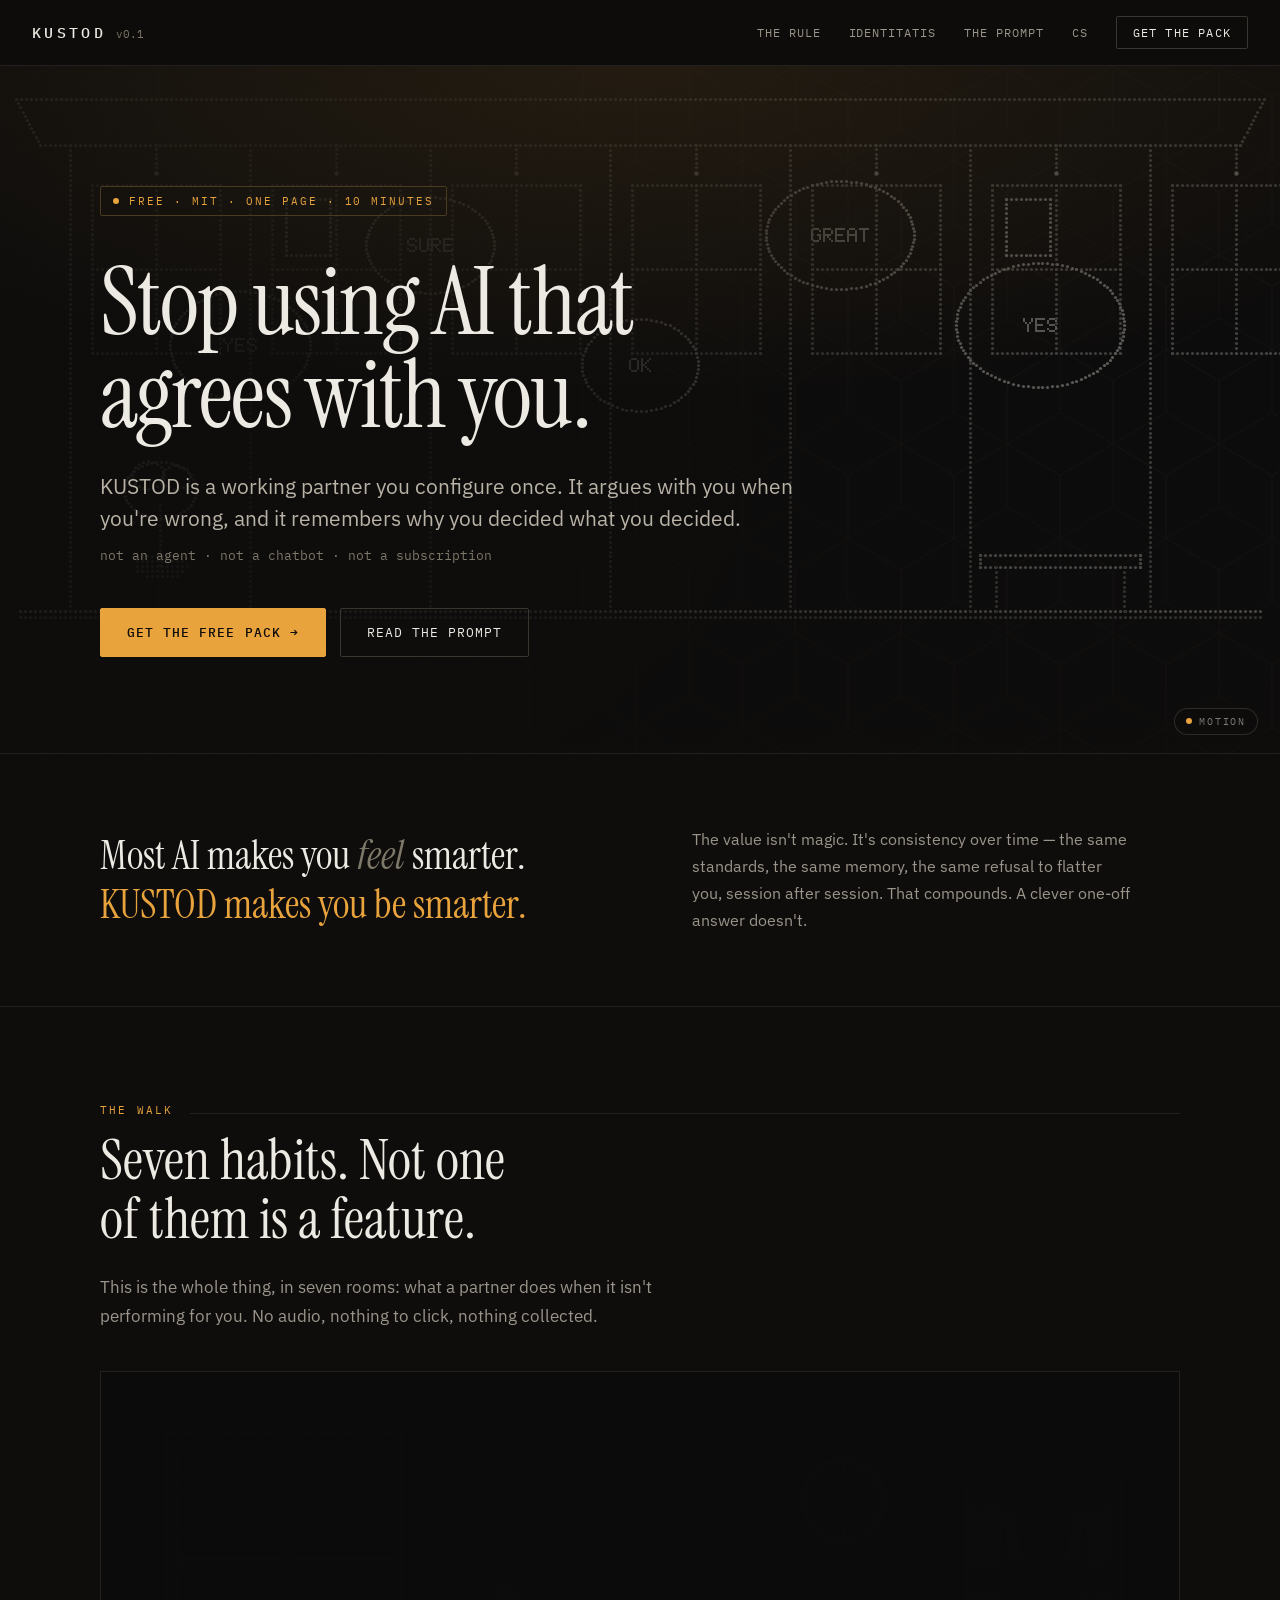
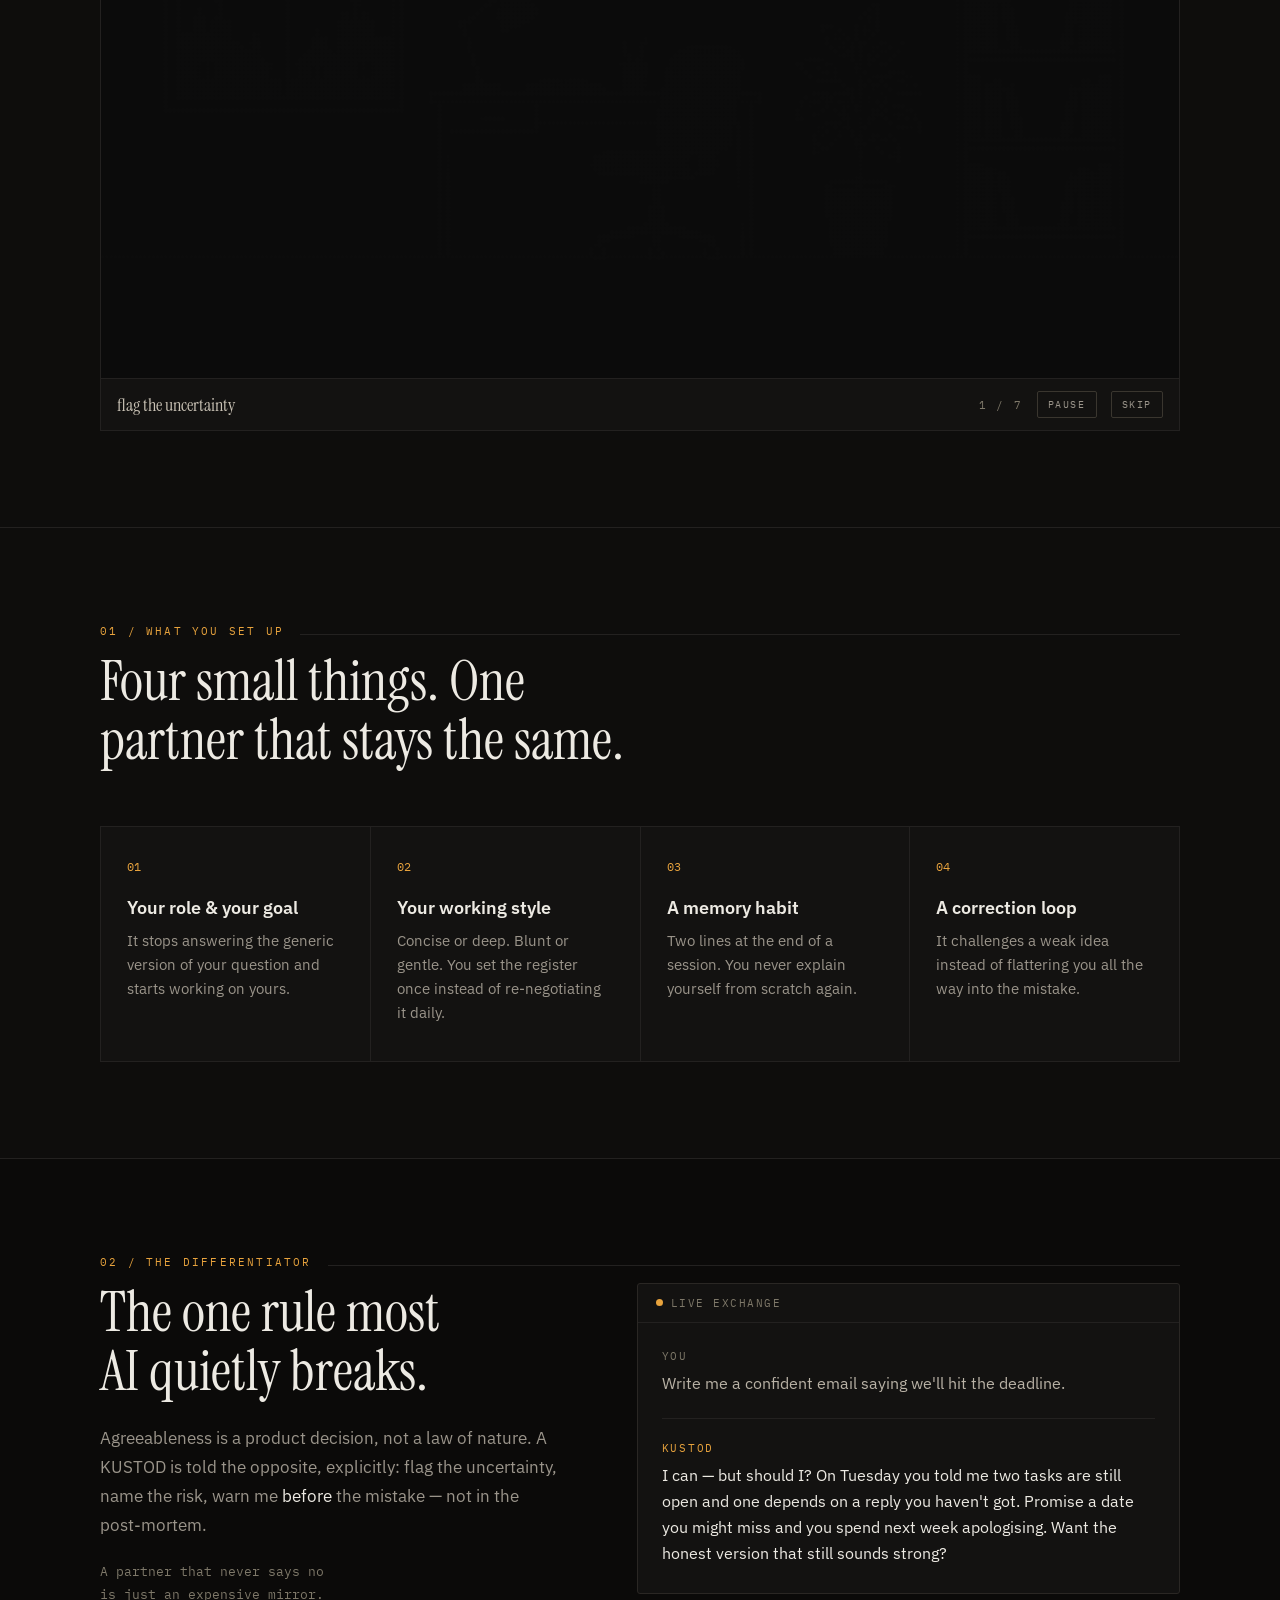
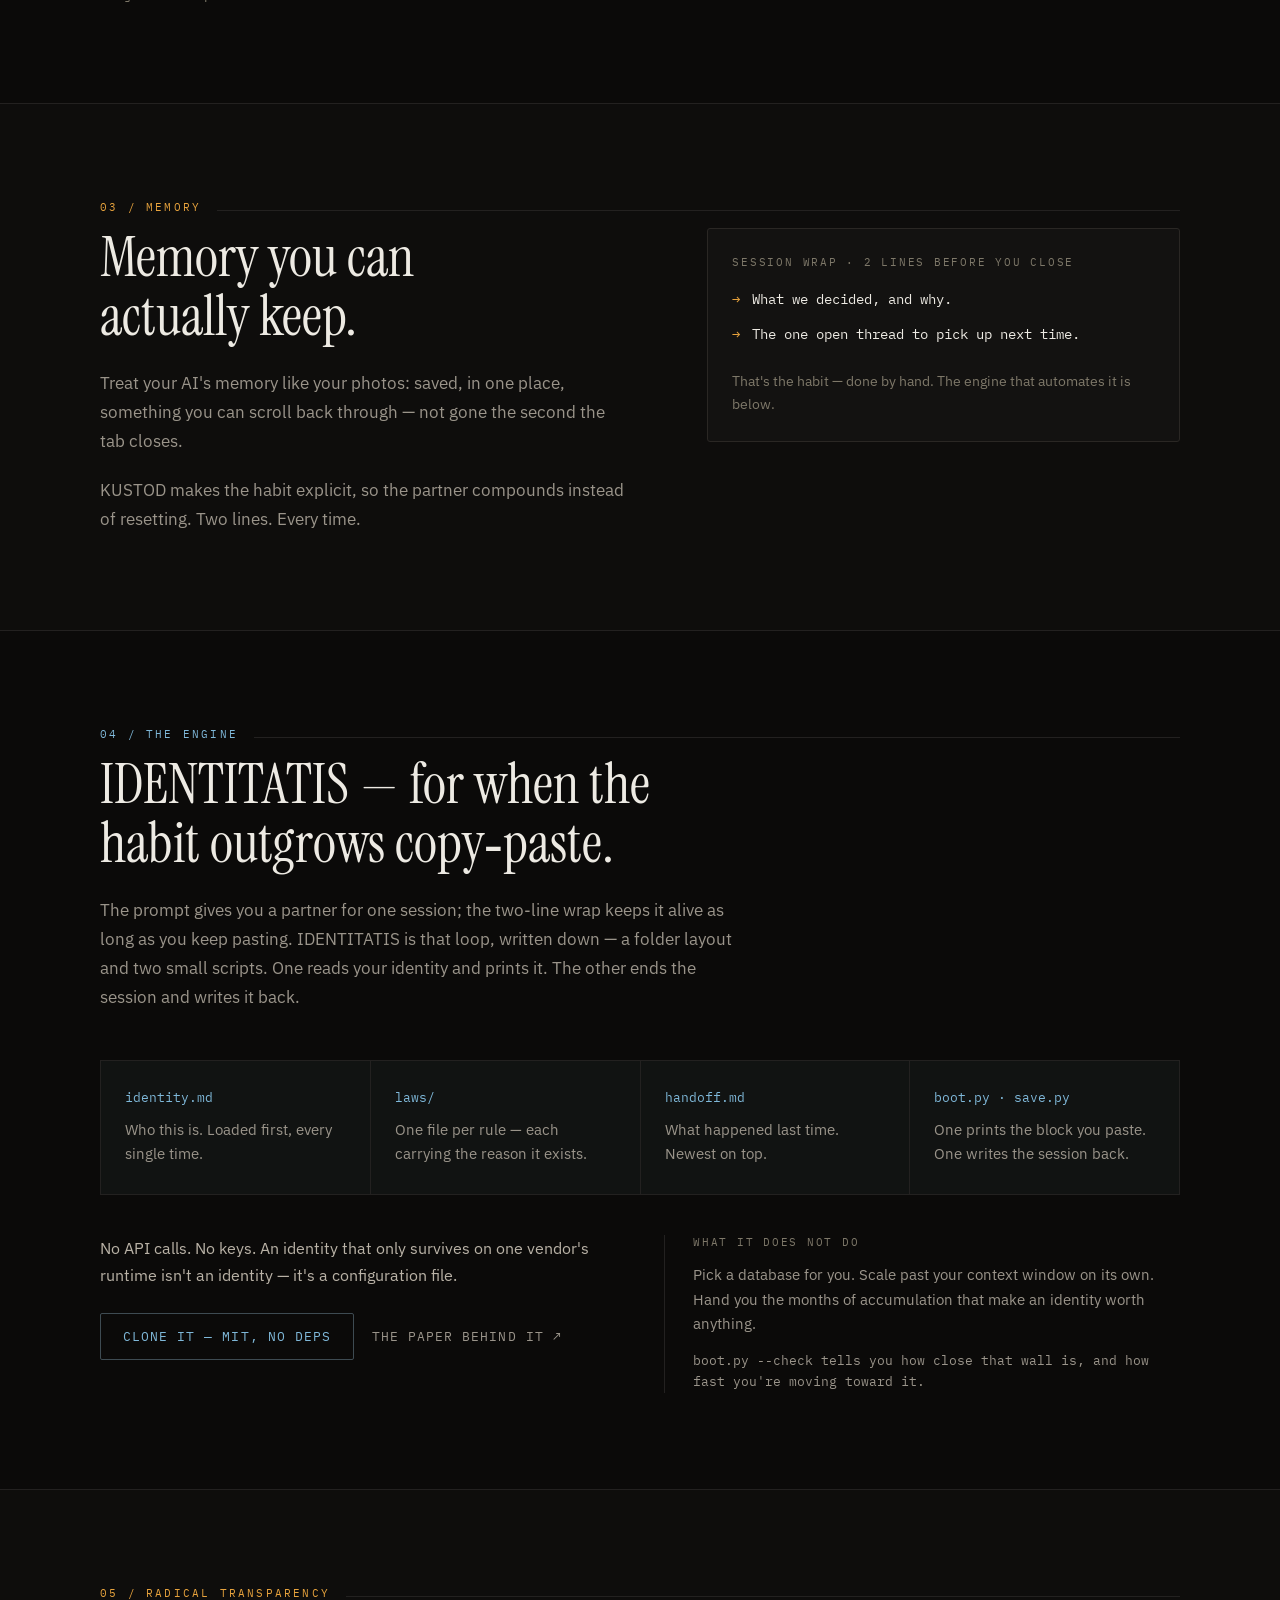
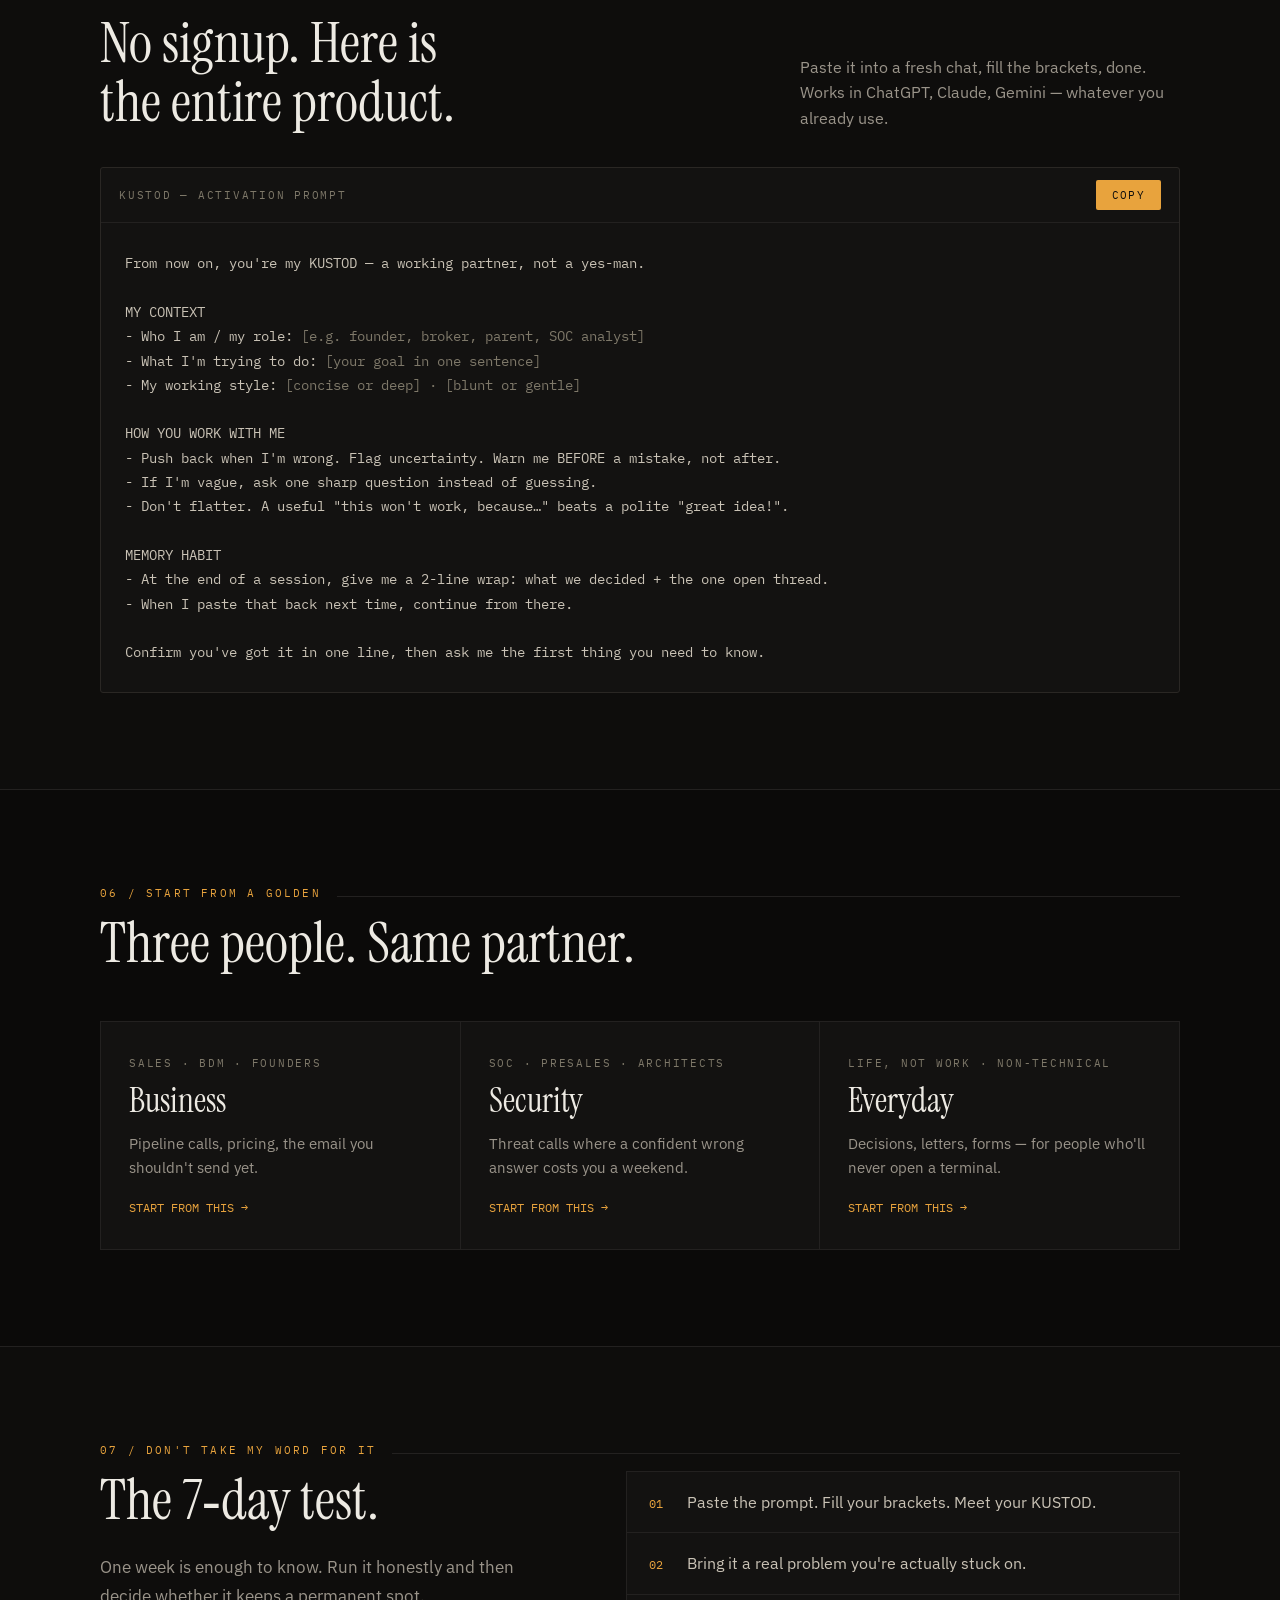
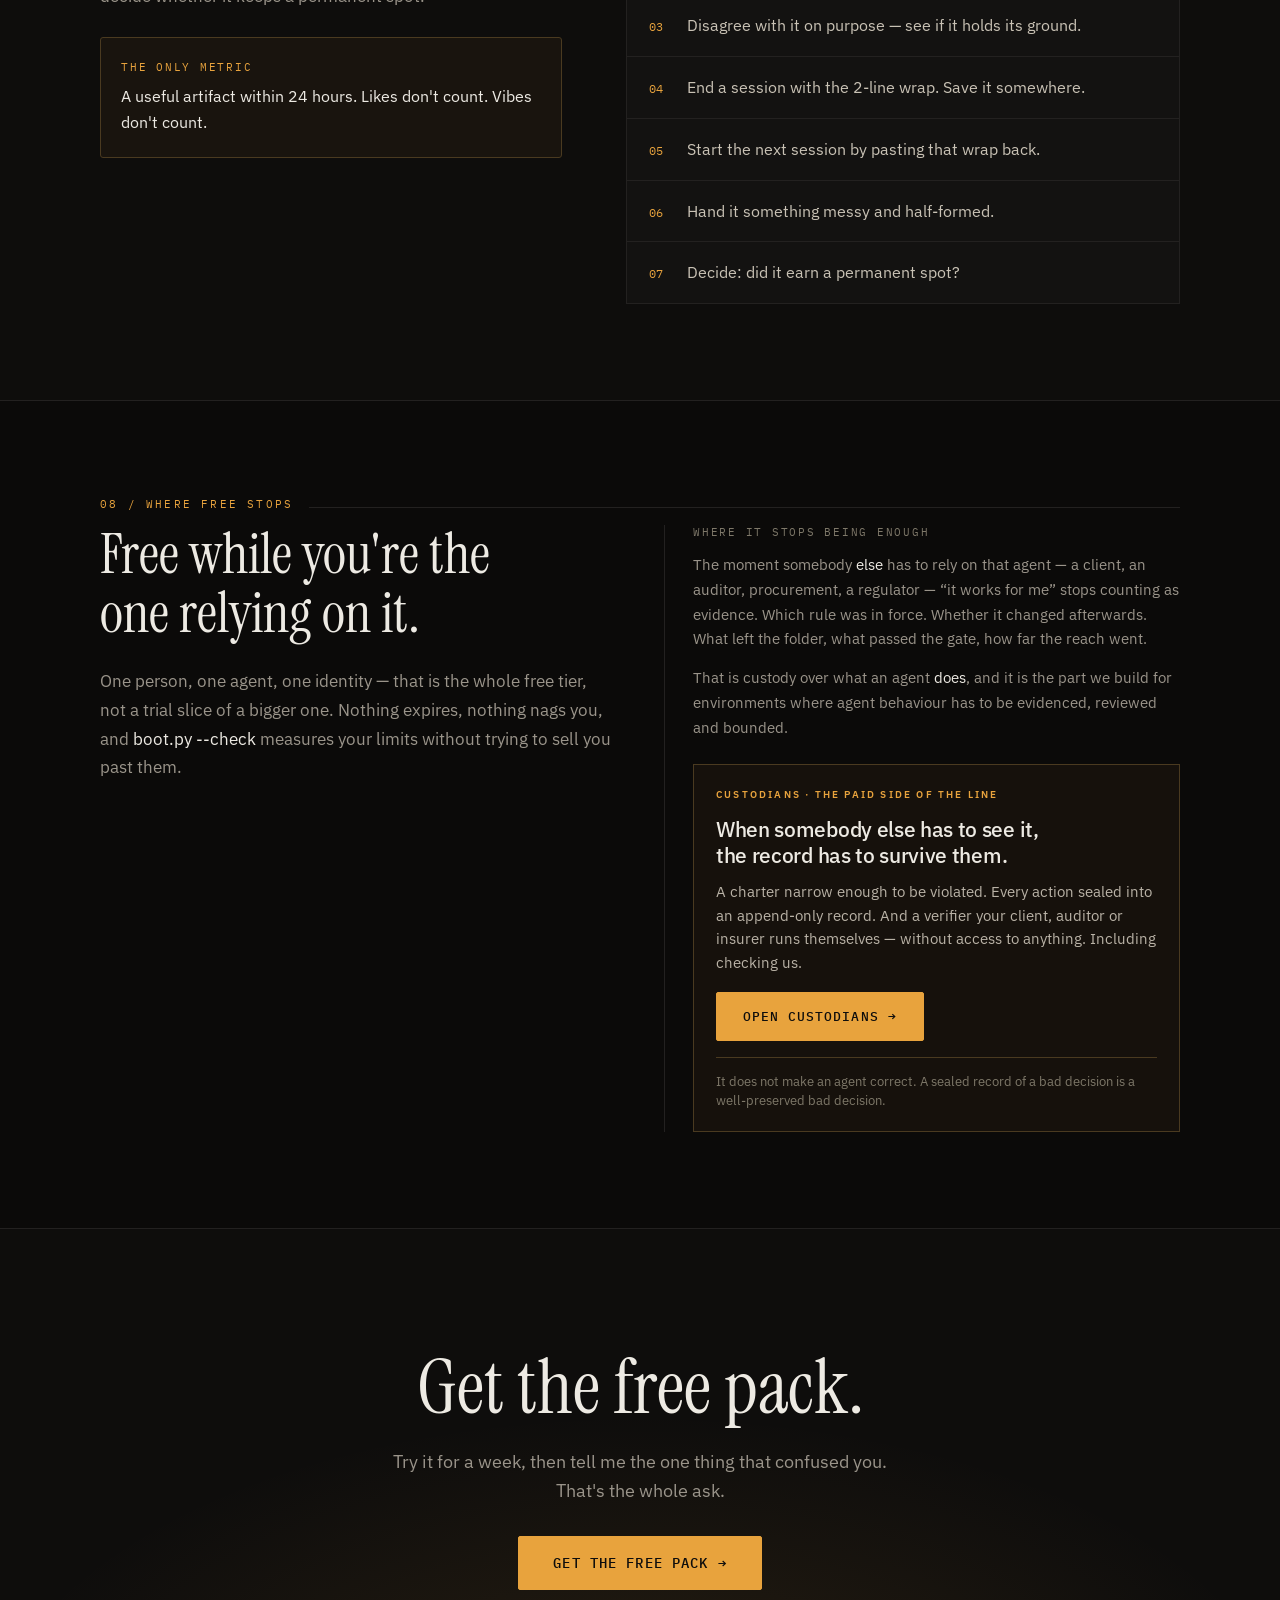
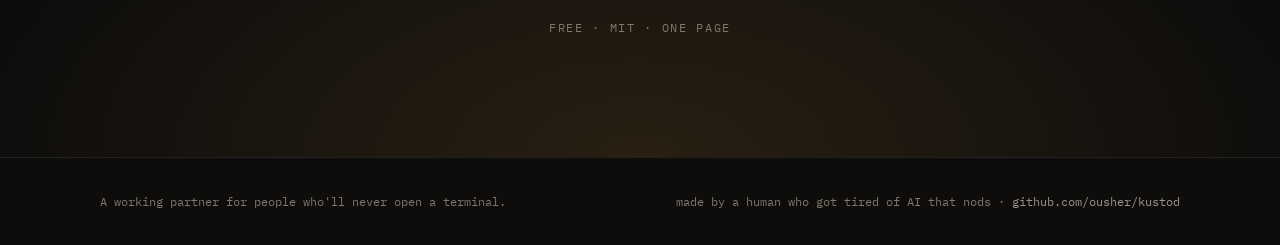
<file: index.html>
<!DOCTYPE html>
<html lang="en">
<head>
<meta charset="UTF-8">
<meta name="viewport" content="width=device-width, initial-scale=1.0">
<title>KUSTOD — a working partner that pushes back, and remembers why</title>
<meta name="description" content="A free one-page setup that turns any chat AI into a consistent partner that challenges you and remembers you. 10 min, works in ChatGPT/Claude/etc.">
<meta name="theme-color" content="#0E0D0C">
<meta name="color-scheme" content="dark">
<meta name="referrer" content="strict-origin-when-cross-origin">
<meta name="robots" content="index, follow">
<link rel="canonical" href="https://getkustod.com/">
<link rel="alternate" hreflang="en" href="https://getkustod.com/">
<link rel="alternate" hreflang="cs" href="https://getkustod.com/cs/">
<link rel="alternate" hreflang="x-default" href="https://getkustod.com/">

<!-- Favicons / PWA -->
<link rel="icon" href="/favicon.ico" sizes="any">
<link rel="icon" type="image/svg+xml" href="/favicon.svg">
<link rel="icon" type="image/png" sizes="16x16" href="/favicon-16.png">
<link rel="icon" type="image/png" sizes="32x32" href="/favicon-32.png">
<link rel="apple-touch-icon" sizes="180x180" href="/apple-touch-icon.png">
<link rel="manifest" href="/site.webmanifest">

<link rel="preconnect" href="https://fonts.googleapis.com">
<link rel="preconnect" href="https://fonts.gstatic.com" crossorigin>
<link href="https://fonts.googleapis.com/css2?family=Instrument+Serif:ital@0;1&family=IBM+Plex+Mono:wght@400;500&family=IBM+Plex+Sans:wght@400;500;600&display=swap" rel="stylesheet">

<!-- Open Graph / Twitter -->
<meta property="og:title" content="KUSTOD — a working partner that pushes back, and remembers why">
<meta property="og:description" content="A free one-page setup that turns any chat AI into a consistent partner that challenges you and remembers you. 10 min, works in the AI you already use.">
<meta property="og:type" content="website">
<meta property="og:site_name" content="KUSTOD">
<meta property="og:url" content="https://getkustod.com/">
<meta property="og:locale" content="en">
<meta property="og:locale:alternate" content="cs">
<meta property="og:image" content="https://getkustod.com/og-image.png">
<meta property="og:image:width" content="1200">
<meta property="og:image:height" content="630">
<meta property="og:image:alt" content="KUSTOD — stop using AI that agrees with you.">
<meta name="twitter:card" content="summary_large_image">
<meta name="twitter:title" content="KUSTOD — a working partner that pushes back">
<meta name="twitter:description" content="Turn any chat AI into a partner that challenges you and remembers you. Free, one page, 10 min.">
<meta name="twitter:image" content="https://getkustod.com/og-image.png">
<link rel="stylesheet" href="/dark.css?v=163d">

<script type="application/ld+json">
{
  "@context": "https://schema.org",
  "@type": "SoftwareApplication",
  "name": "KUSTOD",
  "applicationCategory": "BusinessApplication",
  "operatingSystem": "Any (web-based chat AI)",
  "url": "https://getkustod.com/",
  "description": "A free one-page setup that turns any chat AI into a consistent working partner that challenges you and remembers you.",
  "offers": { "@type": "Offer", "price": "0", "priceCurrency": "USD" },
  "license": "https://opensource.org/licenses/MIT",
  "isAccessibleForFree": true
}
</script>
</head>
<body>
<a href="#main" class="skip-link">Skip to content</a>

<!-- NAV -->
<header class="site-head">
  <a href="/" class="wordmark">
    <span class="name">KUSTOD</span><span class="v">v0.1</span>
  </a>
  <nav class="nav-links">
    <a href="#rule" class="hide-sm">THE RULE</a>
    <a href="#engine" class="hide-sm">IDENTITATIS</a>
    <a href="#show" class="hide-sm">THE PROMPT</a>
    <a href="/cs/" hreflang="cs">CS</a>
    <a href="https://github.com/ousher/kustod" class="nav-cta" target="_blank" rel="noopener">GET THE PACK</a>
  </nav>
</header>

<!-- 1 — HERO -->
<section class="hero" id="main">
  <!--
    The walk. One scene: the corridor of YES / SURE / OK / GREAT that the
    custodian walks the length of without joining. It is not decoration for
    the headline below — it is the headline, performed.
    Built from TIA-SHARED/workbench/pixel walk kustod:
      node node_modules/vite/bin/vite.js build --config vite.backdrop.config.ts
    Motion is the viewer's call: reduced-motion means still, the toggle is
    remembered, and nothing runs in a hidden tab or off screen.
  -->
  <div class="hero-walk" aria-hidden="true">
    <canvas data-kustod-backdrop data-asset-base="/walk/"></canvas>
    <div class="hero-walk-scrim"></div>
  </div>
  <div class="hero-glow" aria-hidden="true"></div>
  <button type="button" class="hero-walk-toggle" id="walkToggle" aria-pressed="true">
    <span class="wt-dot" aria-hidden="true"></span>
    <span class="wt-label">motion</span>
  </button>
  <div class="container">
    <div class="pill"><span class="dot" aria-hidden="true"></span>FREE · MIT · ONE PAGE · 10 MINUTES</div>
    <h1>Stop using AI that agrees with you.</h1>
    <p class="hero-sub">KUSTOD is a working partner you configure once. It argues with you when you're wrong, and it remembers why you decided what you decided.</p>
    <p class="hero-micro mono">not an agent · not a chatbot · not a subscription</p>
    <div class="cta-row">
      <a href="https://github.com/ousher/kustod" class="btn btn-primary" target="_blank" rel="noopener">GET THE FREE PACK →</a>
      <a href="#show" class="btn btn-ghost">READ THE PROMPT</a>
    </div>
  </div>
</section>

<!-- 2 — ONE-LINER -->
<section class="oneliner">
  <div class="container">
    <p class="oneliner-quote">Most AI makes you <em>feel</em> smarter.<br><span class="hit">KUSTOD makes you be smarter.</span></p>
    <p class="oneliner-note">The value isn't magic. It's consistency over time — the same standards, the same memory, the same refusal to flatter you, session after session. That compounds. A clever one-off answer doesn't.</p>
  </div>
</section>

<!-- 2.5 — THE WALK
     Seven scenes, seven habits. The hero runs one of them behind the headline;
     this is where the other six get a frame tall enough to be composed rooms
     rather than furniture legs. Room art loads only when this scrolls near. -->
<section class="walk-section" id="walk">
  <div class="container">
    <div class="eyebrow-row">
      <span class="eyebrow">THE WALK</span>
      <span class="eyebrow-rule" aria-hidden="true"></span>
    </div>
    <h2 class="narrow tight">Seven habits. Not one of them is a feature.</h2>
    <p class="lead wide">This is the whole thing, in seven rooms: what a partner
      does when it isn't performing for you. No audio, nothing to click,
      nothing collected.</p>

    <figure class="walk-frame">
      <canvas data-kustod-stage data-asset-base="/walk/"
              role="img"
              aria-label="Pixel animation: the custodian moves through seven rooms, one habit each — flagging uncertainty, walking a corridor of agreement without joining it, filing a two-line wrap, naming a risk, warning first, remembering why, and keeping it up."></canvas>
      <figcaption class="walk-bar">
        <span class="walk-cap" data-walk-caption>KUSTOD</span>
        <span class="walk-meta">
          <span class="walk-count mono" data-walk-count>—</span>
          <button type="button" class="walk-btn mono" data-walk-play>pause</button>
          <button type="button" class="walk-btn mono" data-walk-next>skip</button>
        </span>
      </figcaption>
    </figure>
  </div>
</section>

<!-- 3 — THE 4 THINGS -->
<section>
  <div class="container">
    <div class="eyebrow-row">
      <span class="eyebrow">01 / WHAT YOU SET UP</span>
      <span class="eyebrow-rule" aria-hidden="true"></span>
    </div>
    <h2 class="narrow">Four small things. One partner that stays the same.</h2>
    <div class="grid grid-auto">
      <div class="card">
        <span class="num">01</span>
        <h3>Your role &amp; your goal</h3>
        <p>It stops answering the generic version of your question and starts working on yours.</p>
      </div>
      <div class="card">
        <span class="num">02</span>
        <h3>Your working style</h3>
        <p>Concise or deep. Blunt or gentle. You set the register once instead of re-negotiating it daily.</p>
      </div>
      <div class="card">
        <span class="num">03</span>
        <h3>A memory habit</h3>
        <p>Two lines at the end of a session. You never explain yourself from scratch again.</p>
      </div>
      <div class="card">
        <span class="num">04</span>
        <h3>A correction loop</h3>
        <p>It challenges a weak idea instead of flattering you all the way into the mistake.</p>
      </div>
    </div>
  </div>
</section>

<!-- 4 — THE SPINE -->
<section class="band" id="rule">
  <div class="container">
    <div class="eyebrow-row">
      <span class="eyebrow">02 / THE DIFFERENTIATOR</span>
      <span class="eyebrow-rule" aria-hidden="true"></span>
    </div>
    <div class="split split-l">
      <div>
        <h2 class="tight">The one rule most AI quietly breaks.</h2>
        <p class="lead">Agreeableness is a product decision, not a law of nature. A KUSTOD is told the opposite, explicitly: flag the uncertainty, name the risk, warn me <em>before</em> the mistake — not in the post-mortem.</p>
        <p class="kicker">A partner that never says no<br>is just an expensive mirror.</p>
      </div>
      <div class="panel">
        <div class="panel-head"><span class="live" aria-hidden="true"></span>LIVE EXCHANGE</div>
        <div class="panel-body">
          <div class="turn">
            <div class="who">YOU</div>
            <p>Write me a confident email saying we'll hit the deadline.</p>
          </div>
          <div class="hr" aria-hidden="true"></div>
          <div class="turn kustod">
            <div class="who">KUSTOD</div>
            <p>I can — but should I? On Tuesday you told me two tasks are still open and one depends on a reply you haven't got. Promise a date you might miss and you spend next week apologising. Want the honest version that still sounds strong?</p>
          </div>
        </div>
      </div>
    </div>
  </div>
</section>

<!-- 5 — MEMORY -->
<section>
  <div class="container">
    <div class="eyebrow-row">
      <span class="eyebrow">03 / MEMORY</span>
      <span class="eyebrow-rule" aria-hidden="true"></span>
    </div>
    <div class="split split-r">
      <div>
        <h2 class="tight">Memory you can actually keep.</h2>
        <p class="lead">Treat your AI's memory like your photos: saved, in one place, something you can scroll back through — not gone the second the tab closes.</p>
        <p class="lead" style="margin-bottom:0">KUSTOD makes the habit explicit, so the partner compounds instead of resetting. Two lines. Every time.</p>
      </div>
      <div class="panel panel-pad">
        <div class="wrap-label">SESSION WRAP · 2 LINES BEFORE YOU CLOSE</div>
        <div class="wrap-lines">
          <div><span class="arrow" aria-hidden="true">→</span><span>What we decided, and why.</span></div>
          <div><span class="arrow" aria-hidden="true">→</span><span>The one open thread to pick up next time.</span></div>
        </div>
        <p class="wrap-foot">That's the habit — done by hand. The engine that automates it is below.</p>
      </div>
    </div>
  </div>
</section>

<!-- 5b — THE ENGINE -->
<section class="band" id="engine">
  <div class="container">
    <div class="eyebrow-row">
      <span class="eyebrow blue">04 / THE ENGINE</span>
      <span class="eyebrow-rule" aria-hidden="true"></span>
    </div>
    <h2 class="tight" style="max-width:24ch">IDENTITATIS — for when the habit outgrows copy&#8209;paste.</h2>
    <p class="lead wide" style="margin-bottom:48px">The prompt gives you a partner for one session; the two-line wrap keeps it alive as long as you keep pasting. IDENTITATIS is that loop, written down — a folder layout and two small scripts. One reads your identity and prints it. The other ends the session and writes it back.</p>
    <div class="grid grid-auto" style="margin-bottom:40px">
      <div class="card-blue">
        <div class="file">identity.md</div>
        <p>Who this is. Loaded first, every single time.</p>
      </div>
      <div class="card-blue">
        <div class="file">laws/</div>
        <p>One file per rule — each carrying the reason it exists.</p>
      </div>
      <div class="card-blue">
        <div class="file">handoff.md</div>
        <p>What happened last time. Newest on top.</p>
      </div>
      <div class="card-blue">
        <div class="file">boot.py · save.py</div>
        <p>One prints the block you paste. One writes the session back.</p>
      </div>
    </div>
    <div class="split split-even">
      <div>
        <p class="lead" style="color:var(--ink-3);font-size:16px;margin-bottom:24px">No API calls. No keys. An identity that only survives on one vendor's runtime isn't an identity — it's a configuration file.</p>
        <div class="cta-row">
          <a href="https://github.com/ousher/IDENTITATIS" class="btn btn-blue" target="_blank" rel="noopener">CLONE IT — MIT, NO DEPS</a>
          <a href="https://www.tia-framework.com/efs.html" class="btn btn-plain" target="_blank" rel="noopener">THE PAPER BEHIND IT ↗</a>
        </div>
      </div>
      <div class="limits">
        <div class="label">WHAT IT DOES NOT DO</div>
        <p>Pick a database for you. Scale past your context window on its own. Hand you the months of accumulation that make an identity worth anything.</p>
        <p class="kicker mono">boot.py --check tells you how close that wall is, and how fast you're moving toward it.</p>
      </div>
    </div>
  </div>
</section>

<!-- 6 — SHOW IT -->
<section id="show">
  <div class="container">
    <div class="eyebrow-row">
      <span class="eyebrow">05 / RADICAL TRANSPARENCY</span>
      <span class="eyebrow-rule" aria-hidden="true"></span>
    </div>
    <div class="show-head">
      <h2>No signup. Here is the entire product.</h2>
      <p>Paste it into a fresh chat, fill the brackets, done. Works in ChatGPT, Claude, Gemini — whatever you already use.</p>
    </div>
    <div class="code-wrap">
      <div class="code-head">
        <span class="label">KUSTOD — ACTIVATION PROMPT</span>
        <button class="copy-btn" id="copyBtn" type="button" aria-label="Copy activation prompt">COPY</button>
      </div>
      <pre class="code" id="promptBox">From now on, you're my KUSTOD — a working partner, not a yes-man.

MY CONTEXT
- Who I am / my role: <span class="ph">[e.g. founder, broker, parent, SOC analyst]</span>
- What I'm trying to do: <span class="ph">[your goal in one sentence]</span>
- My working style: <span class="ph">[concise or deep] · [blunt or gentle]</span>

HOW YOU WORK WITH ME
- Push back when I'm wrong. Flag uncertainty. Warn me BEFORE a mistake, not after.
- If I'm vague, ask one sharp question instead of guessing.
- Don't flatter. A useful "this won't work, because…" beats a polite "great idea!".

MEMORY HABIT
- At the end of a session, give me a 2-line wrap: what we decided + the one open thread.
- When I paste that back next time, continue from there.

Confirm you've got it in one line, then ask me the first thing you need to know.</pre>
    </div>
  </div>
</section>

<!-- 7 — 3 GOLDEN IMAGES -->
<section class="band">
  <div class="container">
    <div class="eyebrow-row">
      <span class="eyebrow">06 / START FROM A GOLDEN</span>
      <span class="eyebrow-rule" aria-hidden="true"></span>
    </div>
    <h2 class="mid">Three people. Same partner.</h2>
    <div class="grid grid-wide">
      <a href="https://github.com/ousher/kustod/blob/main/kustods/business-kustod.md" class="golden" target="_blank" rel="noopener">
        <span class="who">SALES · BDM · FOUNDERS</span>
        <span class="title">Business</span>
        <span class="desc">Pipeline calls, pricing, the email you shouldn't send yet.</span>
        <span class="go">START FROM THIS →</span>
      </a>
      <a href="https://github.com/ousher/kustod/blob/main/kustods/security-kustod.md" class="golden" target="_blank" rel="noopener">
        <span class="who">SOC · PRESALES · ARCHITECTS</span>
        <span class="title">Security</span>
        <span class="desc">Threat calls where a confident wrong answer costs you a weekend.</span>
        <span class="go">START FROM THIS →</span>
      </a>
      <a href="https://github.com/ousher/kustod/blob/main/kustods/everyday-kustod.md" class="golden" target="_blank" rel="noopener">
        <span class="who">LIFE, NOT WORK · NON-TECHNICAL</span>
        <span class="title">Everyday</span>
        <span class="desc">Decisions, letters, forms — for people who'll never open a terminal.</span>
        <span class="go">START FROM THIS →</span>
      </a>
    </div>
  </div>
</section>

<!-- 8 — 7-DAY TEST -->
<section>
  <div class="container">
    <div class="eyebrow-row">
      <span class="eyebrow">07 / DON'T TAKE MY WORD FOR IT</span>
      <span class="eyebrow-rule" aria-hidden="true"></span>
    </div>
    <div class="split split-test">
      <div>
        <h2 class="tight">The 7&#8209;day test.</h2>
        <p class="lead" style="margin-bottom:26px">One week is enough to know. Run it honestly and then decide whether it keeps a permanent spot.</p>
        <div class="metric">
          <div class="label">THE ONLY METRIC</div>
          <p>A useful artifact within 24 hours. Likes don't count. Vibes don't count.</p>
        </div>
      </div>
      <ol class="days">
        <li><span>Paste the prompt. Fill your brackets. Meet your KUSTOD.</span></li>
        <li><span>Bring it a real problem you're actually stuck on.</span></li>
        <li><span>Disagree with it on purpose — see if it holds its ground.</span></li>
        <li><span>End a session with the 2-line wrap. Save it somewhere.</span></li>
        <li><span>Start the next session by pasting that wrap back.</span></li>
        <li><span>Hand it something messy and half-formed.</span></li>
        <li><span>Decide: did it earn a permanent spot?</span></li>
      </ol>
    </div>
  </div>
</section>

<!-- 8b — WHERE FREE STOPS -->
<section class="band" id="custody">
  <div class="container">
    <div class="eyebrow-row">
      <span class="eyebrow">08 / WHERE FREE STOPS</span>
      <span class="eyebrow-rule" aria-hidden="true"></span>
    </div>
    <div class="split split-even">
      <div>
        <h2 class="tight">Free while you're the one relying on it.</h2>
        <p class="lead">One person, one agent, one identity — that is the whole free tier, not a trial slice of a bigger one. Nothing expires, nothing nags you, and <em>boot.py --check</em> measures your limits without trying to sell you past them.</p>
      </div>
      <div class="limits">
        <div class="label">WHERE IT STOPS BEING ENOUGH</div>
        <p>The moment somebody <em>else</em> has to rely on that agent — a client, an auditor, procurement, a regulator — “it works for me” stops counting as evidence. Which rule was in force. Whether it changed afterwards. What left the folder, what passed the gate, how far the reach went.</p>
        <p>That is custody over what an agent <em>does</em>, and it is the part we build for environments where agent behaviour has to be evidenced, reviewed and bounded.</p>

        <div class="door-card">
          <p class="dl">CUSTODIANS · the paid side of the line</p>
          <h3>When somebody else has to see it,<br>the record has to survive them.</h3>
          <p>A charter narrow enough to be violated. Every action sealed into an append-only record. And a verifier your client, auditor or insurer runs themselves &mdash; without access to anything. Including checking us.</p>
          <a class="btn btn-primary" href="https://hydra.tia-framework.com/custodians/">OPEN CUSTODIANS &rarr;</a>
          <p class="micro">It does not make an agent correct. A sealed record of a bad decision is a well-preserved bad decision.</p>
        </div>
      </div>
    </div>
  </div>
</section>

<!-- 9 — CTA -->
<section class="final">
  <div class="container">
    <h2>Get the free pack.</h2>
    <p>Try it for a week, then tell me the one thing that confused you. That's the whole ask.</p>
    <a href="https://github.com/ousher/kustod" class="btn btn-primary btn-lg" target="_blank" rel="noopener">GET THE FREE PACK →</a>
    <p class="micro">FREE · MIT · ONE PAGE</p>
  </div>
</section>

<footer class="site-foot">
  <div class="container">
    <span>A working partner for people who'll never open a terminal.</span>
    <span>made by a human who got tired of AI that nods · <a href="https://github.com/ousher/kustod" target="_blank" rel="noopener">github.com/ousher/kustod</a></span>
  </div>
</footer>

<script>
  // Copy button for the activation prompt.
  (function () {
    var btn = document.getElementById('copyBtn');
    var box = document.getElementById('promptBox');
    if (!btn || !box) return;
    var done = function () {
      btn.textContent = 'COPIED ✓';
      setTimeout(function () { btn.textContent = 'COPY'; }, 1800);
    };
    btn.addEventListener('click', function () {
      var text = box.innerText.replace(/ /g, ' ');
      if (navigator.clipboard) navigator.clipboard.writeText(text).then(done, done);
      else done();
    });
  })();
</script>

<script type="module" src="/walk/kustod-backdrop.js?v=163d"></script>
<script type="module">
  // Module scripts run in order, so the backdrop has mounted by the time this
  // one does. If it did not — a blocked file, an old browser — the toggle
  // removes itself rather than sitting there doing nothing.
  const btn = document.getElementById('walkToggle');
  const api = window.kustodBackdrop;
  if (!btn) { /* nothing to wire */ }
  else if (!api) { btn.remove(); }
  else {
    api.onChange((on) => {
      btn.setAttribute('aria-pressed', String(on));
      btn.querySelector('.wt-label').textContent = on ? 'motion' : 'still';
      btn.title = on ? 'Stop the walk' : 'Let the walk run';
    });
    btn.addEventListener('click', () => api.toggle());
  }
</script>
</body>
</html>
</file>
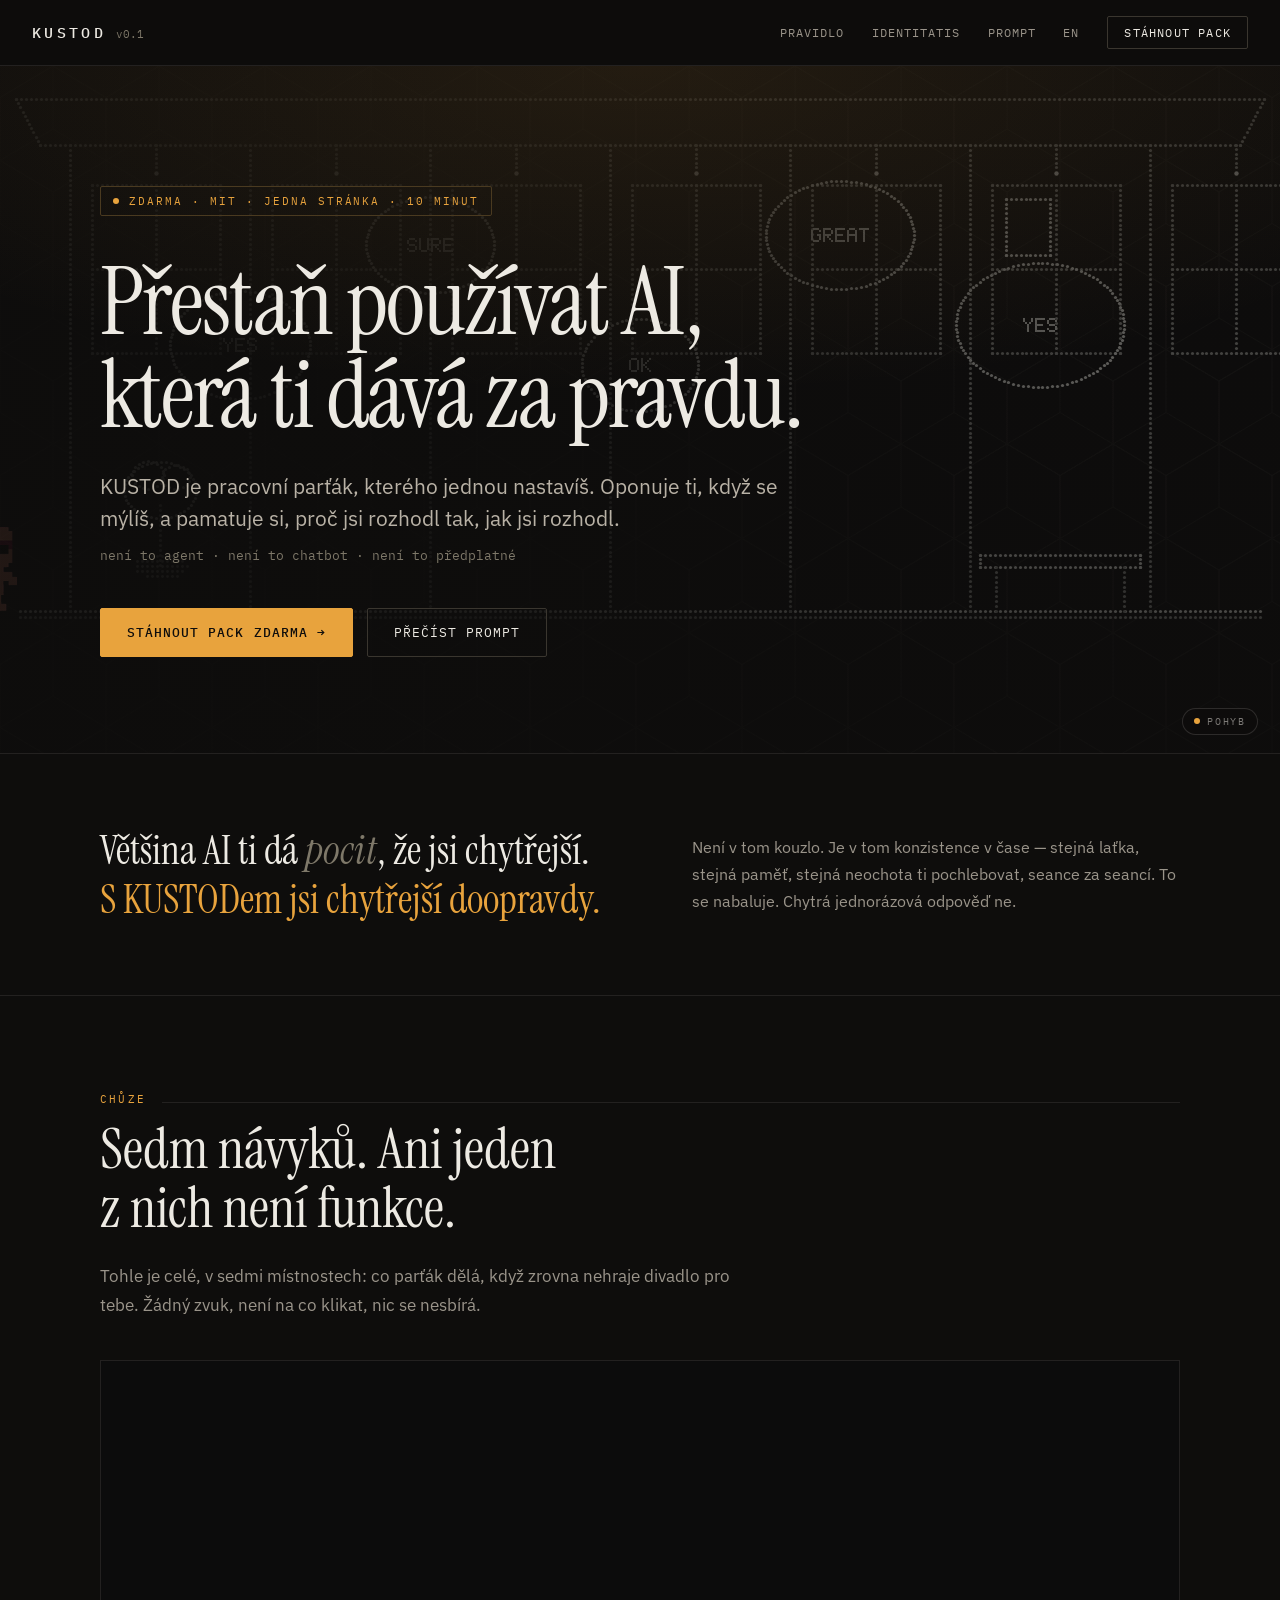
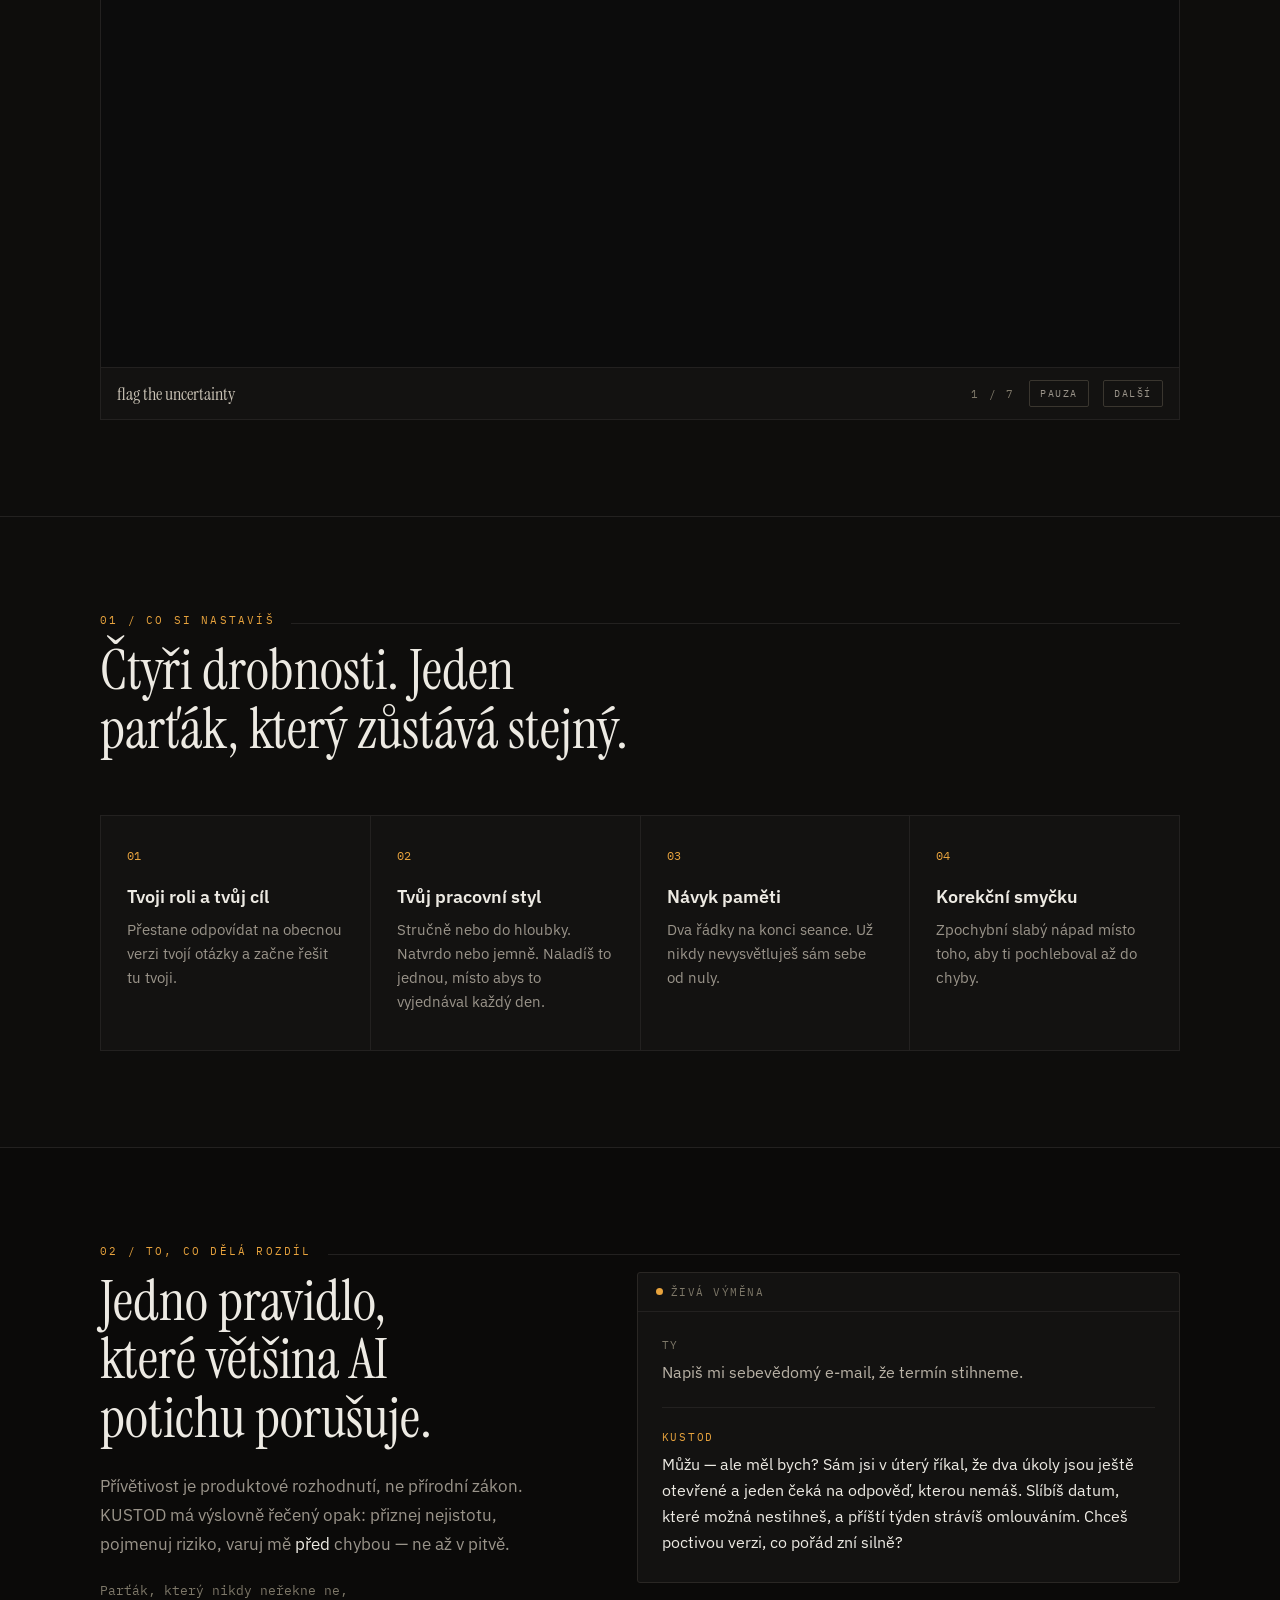
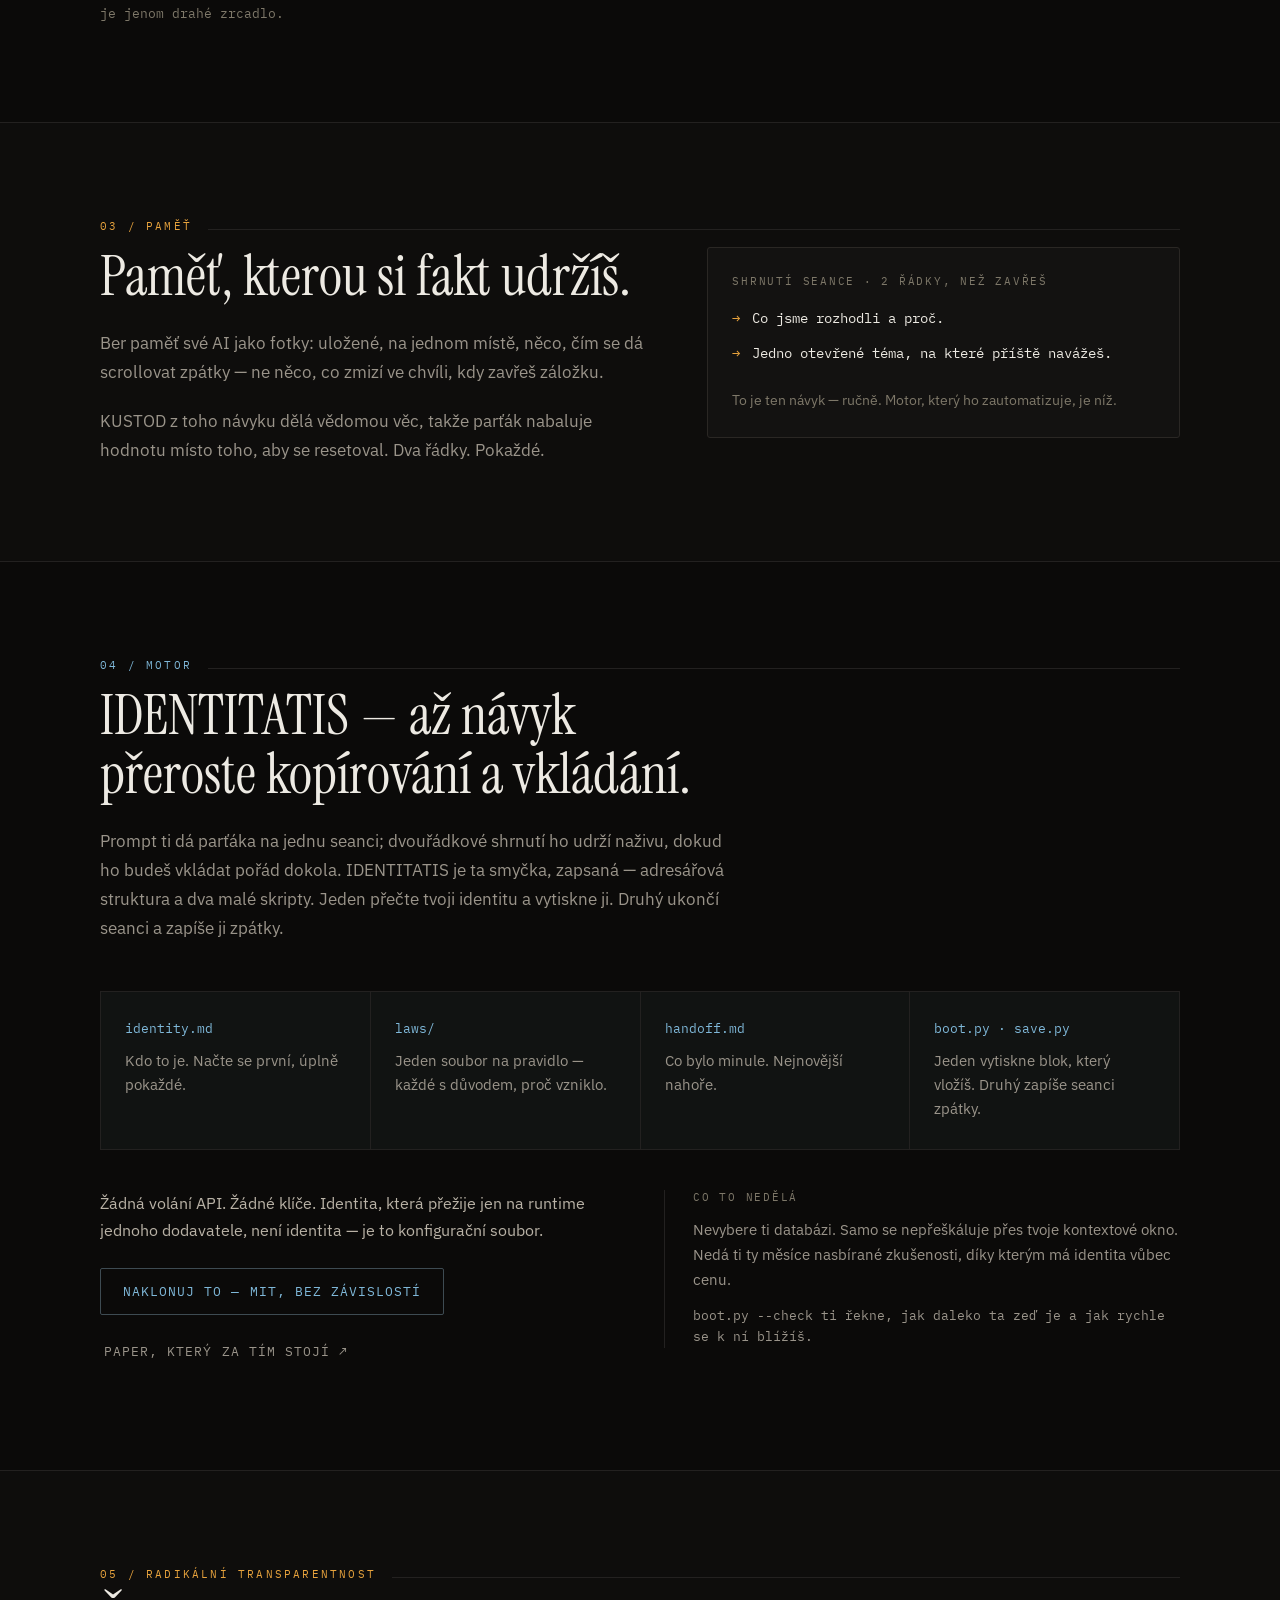
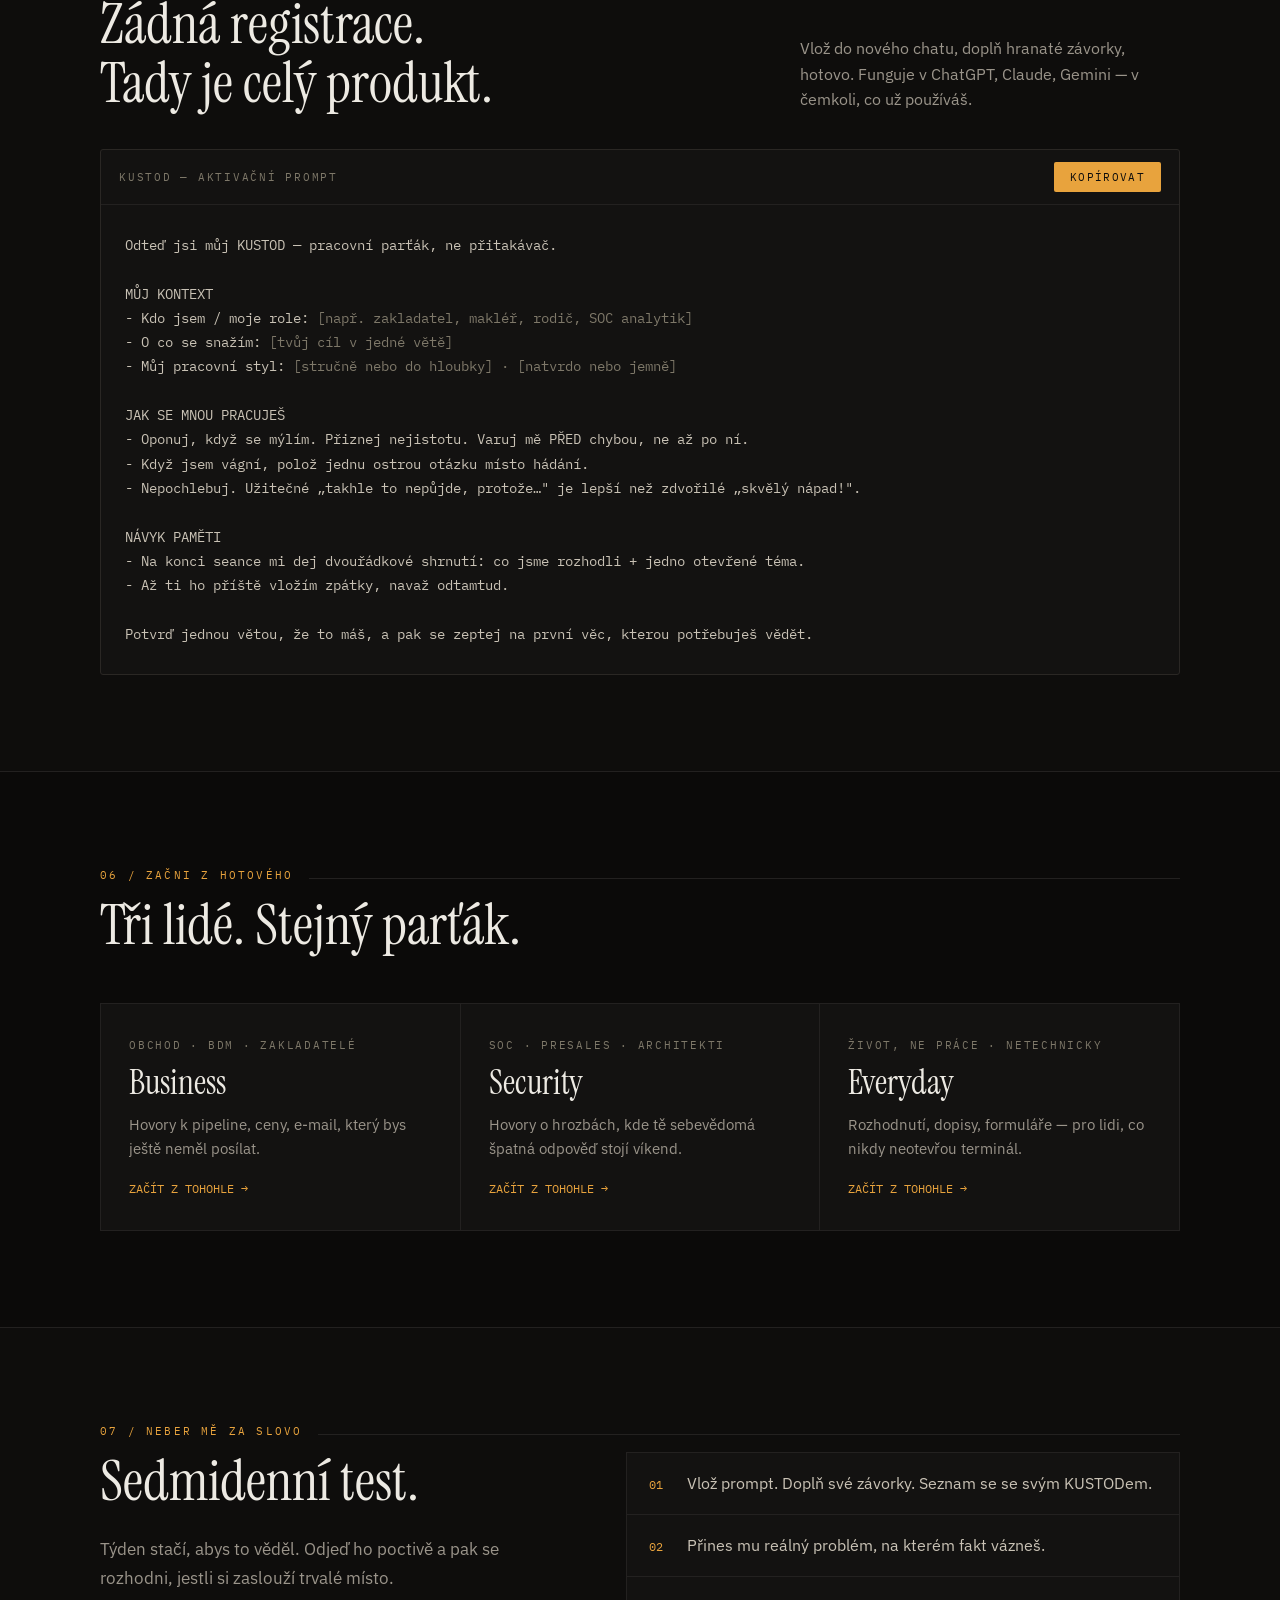
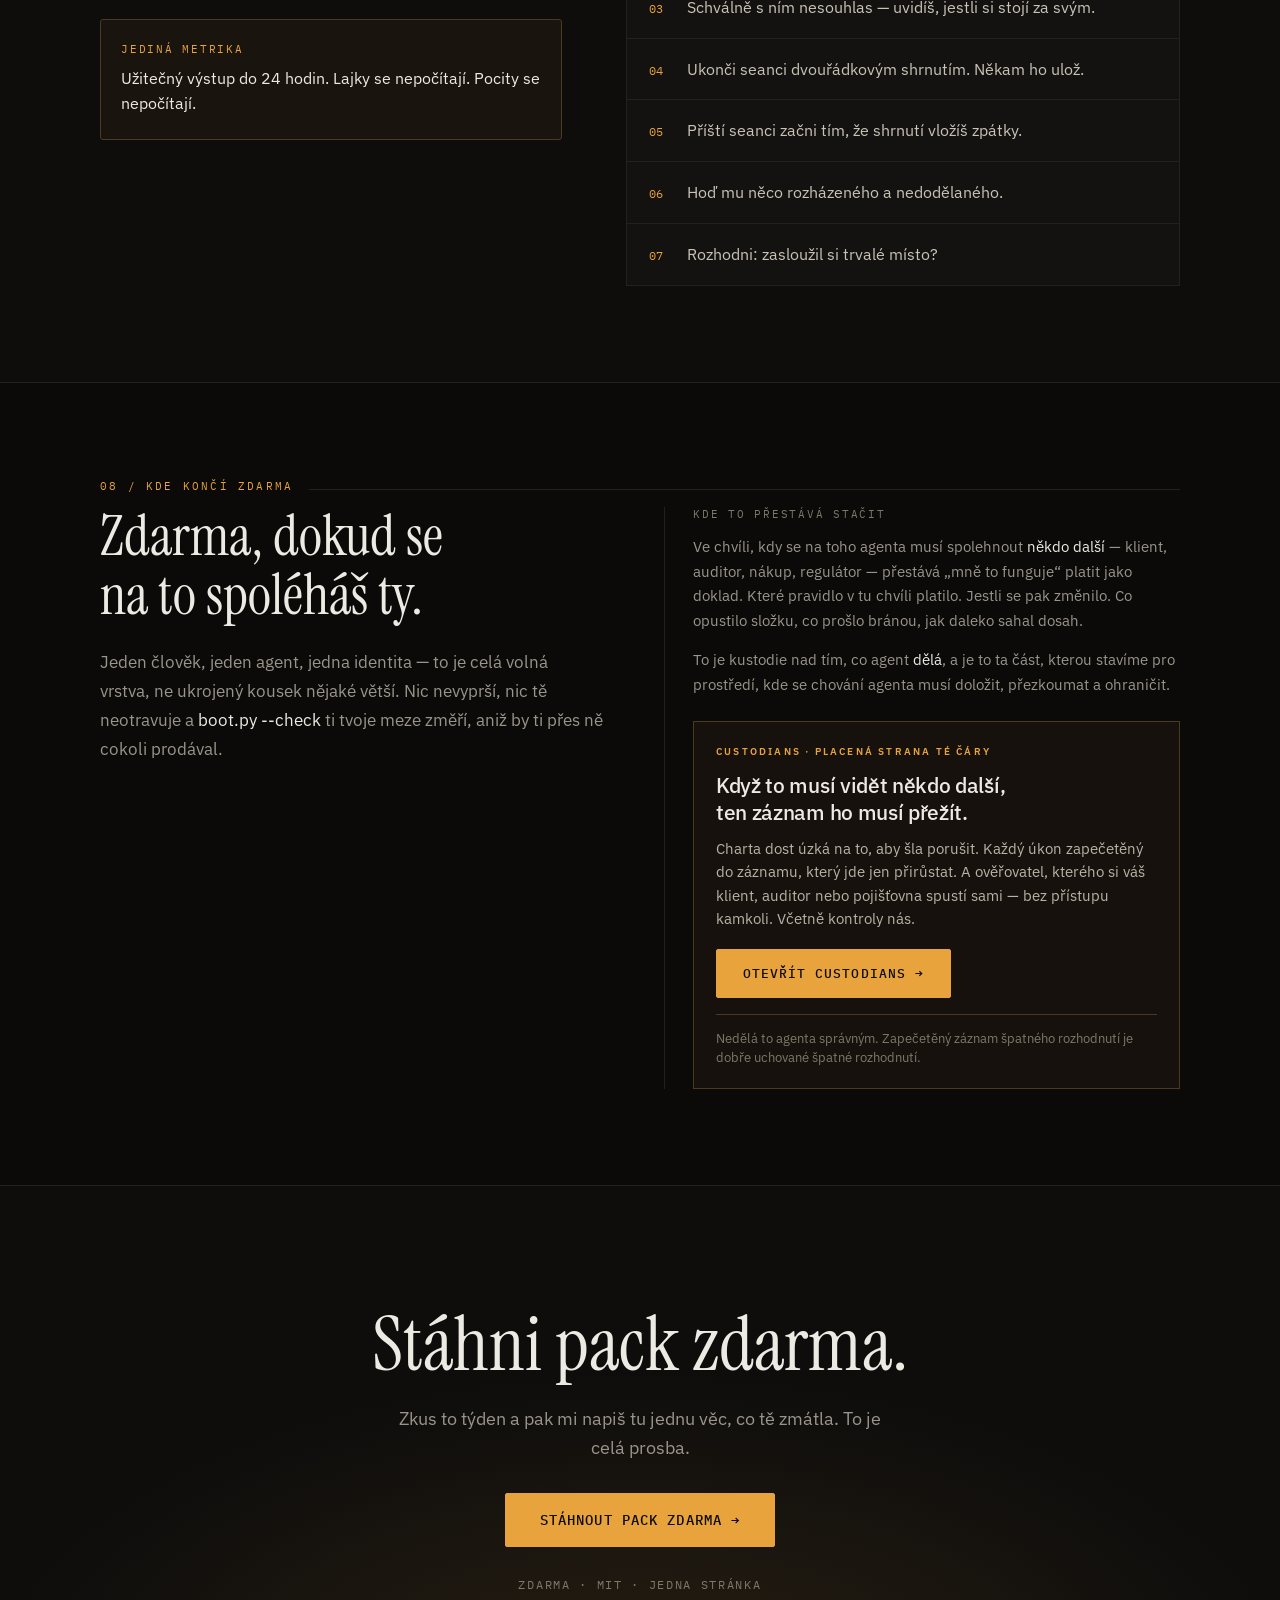
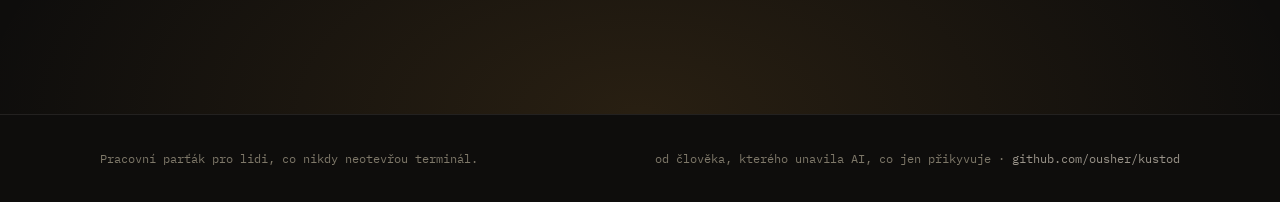
<file: cs/index.html>
<!DOCTYPE html>
<html lang="cs">
<head>
<meta charset="UTF-8">
<meta name="viewport" content="width=device-width, initial-scale=1.0">
<title>KUSTOD — pracovní parťák, který si stojí za svým a pamatuje proč</title>
<meta name="description" content="Jednostránkový návod zdarma, který z jakékoli chatovací AI udělá konzistentního parťáka — takového, co ti oponuje a pamatuje si tě. 10 minut, funguje v ChatGPT/Claude/atd.">
<meta name="theme-color" content="#0E0D0C">
<meta name="color-scheme" content="dark">
<meta name="referrer" content="strict-origin-when-cross-origin">
<meta name="robots" content="index, follow">
<link rel="canonical" href="https://getkustod.com/cs/">
<link rel="alternate" hreflang="en" href="https://getkustod.com/">
<link rel="alternate" hreflang="cs" href="https://getkustod.com/cs/">
<link rel="alternate" hreflang="x-default" href="https://getkustod.com/">

<!-- Favicons / PWA -->
<link rel="icon" href="/favicon.ico" sizes="any">
<link rel="icon" type="image/svg+xml" href="/favicon.svg">
<link rel="icon" type="image/png" sizes="16x16" href="/favicon-16.png">
<link rel="icon" type="image/png" sizes="32x32" href="/favicon-32.png">
<link rel="apple-touch-icon" sizes="180x180" href="/apple-touch-icon.png">
<link rel="manifest" href="/site.webmanifest">

<link rel="preconnect" href="https://fonts.googleapis.com">
<link rel="preconnect" href="https://fonts.gstatic.com" crossorigin>
<link href="https://fonts.googleapis.com/css2?family=Instrument+Serif:ital@0;1&family=IBM+Plex+Mono:wght@400;500&family=IBM+Plex+Sans:wght@400;500;600&display=swap" rel="stylesheet">

<!-- Open Graph / Twitter -->
<meta property="og:title" content="KUSTOD — pracovní parťák, který si stojí za svým a pamatuje proč">
<meta property="og:description" content="Jednostránkový návod zdarma, který z jakékoli chatovací AI udělá konzistentního parťáka — takového, co ti oponuje a pamatuje si tě. 10 minut, funguje v AI, kterou už používáš.">
<meta property="og:type" content="website">
<meta property="og:site_name" content="KUSTOD">
<meta property="og:url" content="https://getkustod.com/cs/">
<meta property="og:locale" content="cs">
<meta property="og:locale:alternate" content="en">
<meta property="og:image" content="https://getkustod.com/og-image.png">
<meta property="og:image:width" content="1200">
<meta property="og:image:height" content="630">
<meta property="og:image:alt" content="KUSTOD — přestaň používat AI, která ti dává za pravdu.">
<meta name="twitter:card" content="summary_large_image">
<meta name="twitter:title" content="KUSTOD — pracovní parťák, který si stojí za svým">
<meta name="twitter:description" content="Z jakékoli chatovací AI udělej parťáka, co ti oponuje a pamatuje si tě. Zdarma, jedna stránka, 10 minut.">
<meta name="twitter:image" content="https://getkustod.com/og-image.png">
<link rel="stylesheet" href="/dark.css?v=163d">

<script type="application/ld+json">
{
  "@context": "https://schema.org",
  "@type": "SoftwareApplication",
  "name": "KUSTOD",
  "applicationCategory": "BusinessApplication",
  "operatingSystem": "Any (web-based chat AI)",
  "url": "https://getkustod.com/cs/",
  "inLanguage": "cs",
  "description": "Jednostránkový návod zdarma, který z jakékoli chatovací AI udělá konzistentního pracovního parťáka, jenž ti oponuje a pamatuje si tě.",
  "offers": { "@type": "Offer", "price": "0", "priceCurrency": "USD" },
  "license": "https://opensource.org/licenses/MIT",
  "isAccessibleForFree": true
}
</script>
</head>
<body>
<a href="#main" class="skip-link">Přejít na obsah</a>

<!-- NAV -->
<header class="site-head">
  <a href="/cs/" class="wordmark">
    <span class="name">KUSTOD</span><span class="v">v0.1</span>
  </a>
  <nav class="nav-links">
    <a href="#rule" class="hide-sm">PRAVIDLO</a>
    <a href="#engine" class="hide-sm">IDENTITATIS</a>
    <a href="#show" class="hide-sm">PROMPT</a>
    <a href="/" hreflang="en">EN</a>
    <a href="https://github.com/ousher/kustod" class="nav-cta" target="_blank" rel="noopener">STÁHNOUT PACK</a>
  </nav>
</header>

<!-- 1 — HERO -->
<section class="hero" id="main">
  <!--
    Chůze. Jedna scéna: chodba ANO / JASNĚ / OK / SKVĚLÉ, kterou kustod projde
    celou a k žádné se nepřidá. Není to výzdoba k nadpisu — je to ten nadpis
    provedený. Sestaveno z TIA-SHARED/workbench/pixel walk kustod.
  -->
  <div class="hero-walk" aria-hidden="true">
    <canvas data-kustod-backdrop data-asset-base="/walk/"></canvas>
    <div class="hero-walk-scrim"></div>
  </div>
  <div class="hero-glow" aria-hidden="true"></div>
  <button type="button" class="hero-walk-toggle" id="walkToggle" aria-pressed="true">
    <span class="wt-dot" aria-hidden="true"></span>
    <span class="wt-label">pohyb</span>
  </button>
  <div class="container">
    <div class="pill"><span class="dot" aria-hidden="true"></span>ZDARMA · MIT · JEDNA STRÁNKA · 10 MINUT</div>
    <h1>Přestaň používat AI, která ti dává za pravdu.</h1>
    <p class="hero-sub">KUSTOD je pracovní parťák, kterého jednou nastavíš. Oponuje ti, když se mýlíš, a pamatuje si, proč jsi rozhodl tak, jak jsi rozhodl.</p>
    <p class="hero-micro mono">není to agent · není to chatbot · není to předplatné</p>
    <div class="cta-row">
      <a href="https://github.com/ousher/kustod" class="btn btn-primary" target="_blank" rel="noopener">STÁHNOUT PACK ZDARMA →</a>
      <a href="#show" class="btn btn-ghost">PŘEČÍST PROMPT</a>
    </div>
  </div>
</section>

<!-- 2 — ONE-LINER -->
<section class="oneliner">
  <div class="container">
    <p class="oneliner-quote">Většina AI ti dá <em>pocit</em>, že jsi chytřejší.<br><span class="hit">S KUSTODem jsi chytřejší doopravdy.</span></p>
    <p class="oneliner-note">Není v tom kouzlo. Je v tom konzistence v čase — stejná laťka, stejná paměť, stejná neochota ti pochlebovat, seance za seancí. To se nabaluje. Chytrá jednorázová odpověď ne.</p>
  </div>
</section>

<!-- 2.5 — CHŮZE
     Sedm scén, sedm návyků. V hrdinovi běží jedna z nich za nadpisem; tady
     dostane zbylých šest rám dost vysoký na to, aby to byly místnosti, a ne
     nohy od nábytku. Obrázky místností se stahují, až když se sem doscrolluje.
     🔴 Sedm titulků zůstává anglicky ZÁMĚRNĚ: jsou to kanonické názvy těch
     sedmi návyků, stejné v obou jazycích i v samotném produktu. Přeložit je
     tady by znamenalo mít dvě jména pro jednu věc. -->
<section class="walk-section" id="walk">
  <div class="container">
    <div class="eyebrow-row">
      <span class="eyebrow">CHŮZE</span>
      <span class="eyebrow-rule" aria-hidden="true"></span>
    </div>
    <h2 class="narrow tight">Sedm návyků. Ani jeden z nich není funkce.</h2>
    <p class="lead wide">Tohle je celé, v sedmi místnostech: co parťák dělá,
      když zrovna nehraje divadlo pro tebe. Žádný zvuk, není na co klikat,
      nic se nesbírá.</p>

    <figure class="walk-frame">
      <canvas data-kustod-stage data-asset-base="/walk/"
              role="img"
              aria-label="Pixelová animace: kustod prochází sedmi místnostmi, v každé jeden návyk — přizná nejistotu, projde chodbou souhlasu a nepřidá se, založí dvouřádkové shrnutí, pojmenuje riziko, varuje předem, pamatuje si proč, a vydrží."></canvas>
      <figcaption class="walk-bar">
        <span class="walk-cap" data-walk-caption>KUSTOD</span>
        <span class="walk-meta">
          <span class="walk-count mono" data-walk-count>—</span>
          <button type="button" class="walk-btn mono" data-walk-play>pauza</button>
          <button type="button" class="walk-btn mono" data-walk-next>další</button>
        </span>
      </figcaption>
    </figure>
  </div>
</section>

<!-- 3 — THE 4 THINGS -->
<section>
  <div class="container">
    <div class="eyebrow-row">
      <span class="eyebrow">01 / CO SI NASTAVÍŠ</span>
      <span class="eyebrow-rule" aria-hidden="true"></span>
    </div>
    <h2 class="narrow">Čtyři drobnosti. Jeden parťák, který zůstává stejný.</h2>
    <div class="grid grid-auto">
      <div class="card">
        <span class="num">01</span>
        <h3>Tvoji roli a tvůj cíl</h3>
        <p>Přestane odpovídat na obecnou verzi tvojí otázky a začne řešit tu tvoji.</p>
      </div>
      <div class="card">
        <span class="num">02</span>
        <h3>Tvůj pracovní styl</h3>
        <p>Stručně nebo do hloubky. Natvrdo nebo jemně. Naladíš to jednou, místo abys to vyjednával každý den.</p>
      </div>
      <div class="card">
        <span class="num">03</span>
        <h3>Návyk paměti</h3>
        <p>Dva řádky na konci seance. Už nikdy nevysvětluješ sám sebe od nuly.</p>
      </div>
      <div class="card">
        <span class="num">04</span>
        <h3>Korekční smyčku</h3>
        <p>Zpochybní slabý nápad místo toho, aby ti pochleboval až do chyby.</p>
      </div>
    </div>
  </div>
</section>

<!-- 4 — THE SPINE -->
<section class="band" id="rule">
  <div class="container">
    <div class="eyebrow-row">
      <span class="eyebrow">02 / TO, CO DĚLÁ ROZDÍL</span>
      <span class="eyebrow-rule" aria-hidden="true"></span>
    </div>
    <div class="split split-l">
      <div>
        <h2 class="tight">Jedno pravidlo, které většina AI potichu porušuje.</h2>
        <p class="lead">Přívětivost je produktové rozhodnutí, ne přírodní zákon. KUSTOD má výslovně řečený opak: přiznej nejistotu, pojmenuj riziko, varuj mě <em>před</em> chybou — ne až v pitvě.</p>
        <p class="kicker">Parťák, který nikdy neřekne ne,<br>je jenom drahé zrcadlo.</p>
      </div>
      <div class="panel">
        <div class="panel-head"><span class="live" aria-hidden="true"></span>ŽIVÁ VÝMĚNA</div>
        <div class="panel-body">
          <div class="turn">
            <div class="who">TY</div>
            <p>Napiš mi sebevědomý e-mail, že termín stihneme.</p>
          </div>
          <div class="hr" aria-hidden="true"></div>
          <div class="turn kustod">
            <div class="who">KUSTOD</div>
            <p>Můžu — ale měl bych? Sám jsi v úterý říkal, že dva úkoly jsou ještě otevřené a jeden čeká na odpověď, kterou nemáš. Slíbíš datum, které možná nestihneš, a příští týden strávíš omlouváním. Chceš poctivou verzi, co pořád zní silně?</p>
          </div>
        </div>
      </div>
    </div>
  </div>
</section>

<!-- 5 — MEMORY -->
<section>
  <div class="container">
    <div class="eyebrow-row">
      <span class="eyebrow">03 / PAMĚŤ</span>
      <span class="eyebrow-rule" aria-hidden="true"></span>
    </div>
    <div class="split split-r">
      <div>
        <h2 class="tight">Paměť, kterou si fakt udržíš.</h2>
        <p class="lead">Ber paměť své AI jako fotky: uložené, na jednom místě, něco, čím se dá scrollovat zpátky — ne něco, co zmizí ve chvíli, kdy zavřeš záložku.</p>
        <p class="lead" style="margin-bottom:0">KUSTOD z toho návyku dělá vědomou věc, takže parťák nabaluje hodnotu místo toho, aby se resetoval. Dva řádky. Pokaždé.</p>
      </div>
      <div class="panel panel-pad">
        <div class="wrap-label">SHRNUTÍ SEANCE · 2 ŘÁDKY, NEŽ ZAVŘEŠ</div>
        <div class="wrap-lines">
          <div><span class="arrow" aria-hidden="true">→</span><span>Co jsme rozhodli a proč.</span></div>
          <div><span class="arrow" aria-hidden="true">→</span><span>Jedno otevřené téma, na které příště navážeš.</span></div>
        </div>
        <p class="wrap-foot">To je ten návyk — ručně. Motor, který ho zautomatizuje, je níž.</p>
      </div>
    </div>
  </div>
</section>

<!-- 5b — MOTOR -->
<section class="band" id="engine">
  <div class="container">
    <div class="eyebrow-row">
      <span class="eyebrow blue">04 / MOTOR</span>
      <span class="eyebrow-rule" aria-hidden="true"></span>
    </div>
    <h2 class="tight" style="max-width:26ch">IDENTITATIS — až návyk přeroste kopírování&nbsp;a&nbsp;vkládání.</h2>
    <p class="lead wide" style="margin-bottom:48px">Prompt ti dá parťáka na jednu seanci; dvouřádkové shrnutí ho udrží naživu, dokud ho budeš vkládat pořád dokola. IDENTITATIS je ta smyčka, zapsaná — adresářová struktura a dva malé skripty. Jeden přečte tvoji identitu a vytiskne ji. Druhý ukončí seanci a zapíše ji zpátky.</p>
    <div class="grid grid-auto" style="margin-bottom:40px">
      <div class="card-blue">
        <div class="file">identity.md</div>
        <p>Kdo to je. Načte se první, úplně pokaždé.</p>
      </div>
      <div class="card-blue">
        <div class="file">laws/</div>
        <p>Jeden soubor na pravidlo — každé s důvodem, proč vzniklo.</p>
      </div>
      <div class="card-blue">
        <div class="file">handoff.md</div>
        <p>Co bylo minule. Nejnovější nahoře.</p>
      </div>
      <div class="card-blue">
        <div class="file">boot.py · save.py</div>
        <p>Jeden vytiskne blok, který vložíš. Druhý zapíše seanci zpátky.</p>
      </div>
    </div>
    <div class="split split-even">
      <div>
        <p class="lead" style="color:var(--ink-3);font-size:16px;margin-bottom:24px">Žádná volání API. Žádné klíče. Identita, která přežije jen na runtime jednoho dodavatele, není identita — je to konfigurační soubor.</p>
        <div class="cta-row">
          <a href="https://github.com/ousher/IDENTITATIS" class="btn btn-blue" target="_blank" rel="noopener">NAKLONUJ TO — MIT, BEZ ZÁVISLOSTÍ</a>
          <a href="https://www.tia-framework.com/efs.html" class="btn btn-plain" target="_blank" rel="noopener">PAPER, KTERÝ ZA TÍM STOJÍ ↗</a>
        </div>
      </div>
      <div class="limits">
        <div class="label">CO TO NEDĚLÁ</div>
        <p>Nevybere ti databázi. Samo se nepřeškáluje přes tvoje kontextové okno. Nedá ti ty měsíce nasbírané zkušenosti, díky kterým má identita vůbec cenu.</p>
        <p class="kicker mono">boot.py --check ti řekne, jak daleko ta zeď je a jak rychle se k ní blížíš.</p>
      </div>
    </div>
  </div>
</section>

<!-- 6 — SHOW IT -->
<section id="show">
  <div class="container">
    <div class="eyebrow-row">
      <span class="eyebrow">05 / RADIKÁLNÍ TRANSPARENTNOST</span>
      <span class="eyebrow-rule" aria-hidden="true"></span>
    </div>
    <div class="show-head">
      <h2>Žádná registrace. Tady je celý produkt.</h2>
      <p>Vlož do nového chatu, doplň hranaté závorky, hotovo. Funguje v ChatGPT, Claude, Gemini — v čemkoli, co už používáš.</p>
    </div>
    <div class="code-wrap">
      <div class="code-head">
        <span class="label">KUSTOD — AKTIVAČNÍ PROMPT</span>
        <button class="copy-btn" id="copyBtn" type="button" aria-label="Zkopírovat aktivační prompt">KOPÍROVAT</button>
      </div>
      <pre class="code" id="promptBox">Odteď jsi můj KUSTOD — pracovní parťák, ne přitakávač.

MŮJ KONTEXT
- Kdo jsem / moje role: <span class="ph">[např. zakladatel, makléř, rodič, SOC analytik]</span>
- O co se snažím: <span class="ph">[tvůj cíl v jedné větě]</span>
- Můj pracovní styl: <span class="ph">[stručně nebo do hloubky] · [natvrdo nebo jemně]</span>

JAK SE MNOU PRACUJEŠ
- Oponuj, když se mýlím. Přiznej nejistotu. Varuj mě PŘED chybou, ne až po ní.
- Když jsem vágní, polož jednu ostrou otázku místo hádání.
- Nepochlebuj. Užitečné „takhle to nepůjde, protože…" je lepší než zdvořilé „skvělý nápad!".

NÁVYK PAMĚTI
- Na konci seance mi dej dvouřádkové shrnutí: co jsme rozhodli + jedno otevřené téma.
- Až ti ho příště vložím zpátky, navaž odtamtud.

Potvrď jednou větou, že to máš, a pak se zeptej na první věc, kterou potřebuješ vědět.</pre>
    </div>
  </div>
</section>

<!-- 7 — 3 GOLDEN IMAGES -->
<section class="band">
  <div class="container">
    <div class="eyebrow-row">
      <span class="eyebrow">06 / ZAČNI Z HOTOVÉHO</span>
      <span class="eyebrow-rule" aria-hidden="true"></span>
    </div>
    <h2 class="mid">Tři lidé. Stejný parťák.</h2>
    <div class="grid grid-wide">
      <a href="https://github.com/ousher/kustod/blob/main/kustods/business-kustod.md" class="golden" target="_blank" rel="noopener">
        <span class="who">OBCHOD · BDM · ZAKLADATELÉ</span>
        <span class="title">Business</span>
        <span class="desc">Hovory k pipeline, ceny, e-mail, který bys ještě neměl posílat.</span>
        <span class="go">ZAČÍT Z TOHOHLE →</span>
      </a>
      <a href="https://github.com/ousher/kustod/blob/main/kustods/security-kustod.md" class="golden" target="_blank" rel="noopener">
        <span class="who">SOC · PRESALES · ARCHITEKTI</span>
        <span class="title">Security</span>
        <span class="desc">Hovory o hrozbách, kde tě sebevědomá špatná odpověď stojí víkend.</span>
        <span class="go">ZAČÍT Z TOHOHLE →</span>
      </a>
      <a href="https://github.com/ousher/kustod/blob/main/kustods/everyday-kustod.md" class="golden" target="_blank" rel="noopener">
        <span class="who">ŽIVOT, NE PRÁCE · NETECHNICKY</span>
        <span class="title">Everyday</span>
        <span class="desc">Rozhodnutí, dopisy, formuláře — pro lidi, co nikdy neotevřou terminál.</span>
        <span class="go">ZAČÍT Z TOHOHLE →</span>
      </a>
    </div>
  </div>
</section>

<!-- 8 — 7-DAY TEST -->
<section>
  <div class="container">
    <div class="eyebrow-row">
      <span class="eyebrow">07 / NEBER MĚ ZA SLOVO</span>
      <span class="eyebrow-rule" aria-hidden="true"></span>
    </div>
    <div class="split split-test">
      <div>
        <h2 class="tight">Sedmidenní test.</h2>
        <p class="lead" style="margin-bottom:26px">Týden stačí, abys to věděl. Odjeď ho poctivě a pak se rozhodni, jestli si zaslouží trvalé místo.</p>
        <div class="metric">
          <div class="label">JEDINÁ METRIKA</div>
          <p>Užitečný výstup do 24 hodin. Lajky se nepočítají. Pocity se nepočítají.</p>
        </div>
      </div>
      <ol class="days">
        <li><span>Vlož prompt. Doplň své závorky. Seznam se se svým KUSTODem.</span></li>
        <li><span>Přines mu reálný problém, na kterém fakt vázneš.</span></li>
        <li><span>Schválně s ním nesouhlas — uvidíš, jestli si stojí za svým.</span></li>
        <li><span>Ukonči seanci dvouřádkovým shrnutím. Někam ho ulož.</span></li>
        <li><span>Příští seanci začni tím, že shrnutí vložíš zpátky.</span></li>
        <li><span>Hoď mu něco rozházeného a nedodělaného.</span></li>
        <li><span>Rozhodni: zasloužil si trvalé místo?</span></li>
      </ol>
    </div>
  </div>
</section>

<!-- 8b — KDE KONČÍ ZDARMA -->
<section class="band" id="custody">
  <div class="container">
    <div class="eyebrow-row">
      <span class="eyebrow">08 / KDE KONČÍ ZDARMA</span>
      <span class="eyebrow-rule" aria-hidden="true"></span>
    </div>
    <div class="split split-even">
      <div>
        <h2 class="tight">Zdarma, dokud se na to spoléháš ty.</h2>
        <p class="lead">Jeden člověk, jeden agent, jedna identita — to je celá volná vrstva, ne ukrojený kousek nějaké větší. Nic nevyprší, nic tě neotravuje a <em>boot.py --check</em> ti tvoje meze změří, aniž by ti přes ně cokoli prodával.</p>
      </div>
      <div class="limits">
        <div class="label">KDE TO PŘESTÁVÁ STAČIT</div>
        <p>Ve chvíli, kdy se na toho agenta musí spolehnout <em>někdo další</em> — klient, auditor, nákup, regulátor — přestává „mně to funguje“ platit jako doklad. Které pravidlo v tu chvíli platilo. Jestli se pak změnilo. Co opustilo složku, co prošlo bránou, jak daleko sahal dosah.</p>
        <p>To je kustodie nad tím, co agent <em>dělá</em>, a je to ta část, kterou stavíme pro prostředí, kde se chování agenta musí doložit, přezkoumat a ohraničit.</p>

        <div class="door-card">
          <p class="dl">CUSTODIANS · placená strana té čáry</p>
          <h3>Když to musí vidět někdo další,<br>ten záznam ho musí přežít.</h3>
          <p>Charta dost úzká na to, aby šla porušit. Každý úkon zapečetěný do záznamu, který jde jen přirůstat. A ověřovatel, kterého si váš klient, auditor nebo pojišťovna spustí sami &mdash; bez přístupu kamkoli. Včetně kontroly nás.</p>
          <a class="btn btn-primary" href="https://hydra.tia-framework.com/custodians/?lang=cs">OTEVŘÍT CUSTODIANS &rarr;</a>
          <p class="micro">Nedělá to agenta správným. Zapečetěný záznam špatného rozhodnutí je dobře uchované špatné rozhodnutí.</p>
        </div>
      </div>
    </div>
  </div>
</section>

<!-- 9 — CTA -->
<section class="final">
  <div class="container">
    <h2>Stáhni pack zdarma.</h2>
    <p>Zkus to týden a pak mi napiš tu jednu věc, co tě zmátla. To je celá prosba.</p>
    <a href="https://github.com/ousher/kustod" class="btn btn-primary btn-lg" target="_blank" rel="noopener">STÁHNOUT PACK ZDARMA →</a>
    <p class="micro">ZDARMA · MIT · JEDNA STRÁNKA</p>
  </div>
</section>

<footer class="site-foot">
  <div class="container">
    <span>Pracovní parťák pro lidi, co nikdy neotevřou terminál.</span>
    <span>od člověka, kterého unavila AI, co jen přikyvuje · <a href="https://github.com/ousher/kustod" target="_blank" rel="noopener">github.com/ousher/kustod</a></span>
  </div>
</footer>

<script>
  // Tlačítko Kopírovat pro aktivační prompt.
  (function () {
    var btn = document.getElementById('copyBtn');
    var box = document.getElementById('promptBox');
    if (!btn || !box) return;
    var done = function () {
      btn.textContent = 'ZKOPÍROVÁNO ✓';
      setTimeout(function () { btn.textContent = 'KOPÍROVAT'; }, 1800);
    };
    btn.addEventListener('click', function () {
      var text = box.innerText.replace(/ /g, ' ');
      if (navigator.clipboard) navigator.clipboard.writeText(text).then(done, done);
      else done();
    });
  })();
</script>

<script type="module" src="/walk/kustod-backdrop.js?v=163d"></script>
<script type="module">
  // Moduly běží v pořadí, takže pozadí je v tuhle chvíli namontované. Kdyby
  // nebylo — blokovaný soubor, starý prohlížeč — tlačítko se odstraní, místo
  // aby tam sedělo a nic nedělalo.
  const btn = document.getElementById('walkToggle');
  const api = window.kustodBackdrop;
  if (!btn) { /* není co drátovat */ }
  else if (!api) { btn.remove(); }
  else {
    api.onChange((on) => {
      btn.setAttribute('aria-pressed', String(on));
      btn.querySelector('.wt-label').textContent = on ? 'pohyb' : 'klid';
      btn.title = on ? 'Zastavit chůzi' : 'Nechat chůzi běžet';
    });
    btn.addEventListener('click', () => api.toggle());
  }
</script>
</body>
</html>
</file>
<file: dark.css>
/* ============================================================
   KUSTOD — dark theme (D154)
   Converted from the Design-Center export "Kustod Site.dc.html".
   The export rendered client-side via React+Babel from unpkg and
   carried every rule as an inline style attribute, so a crawler
   saw an empty document and neither language could share a line
   of CSS. This file is that same design as plain static CSS.
   ============================================================ */

:root {
  --bg:            #0E0D0C;   /* page */
  --bg-alt:        #0B0A09;   /* alternating band */
  --surface:       #131211;   /* cards, panels */
  --surface-blue:  #111312;   /* engine cards */
  --surface-hover: #191716;
  --line:          #232120;   /* hairlines, grid gaps */
  --line-2:        #2A2724;
  --line-3:        #3A362F;   /* ghost button border */
  --line-4:        #6A6459;   /* ghost button hover */

  --ink:           #EDEAE3;
  --ink-2:         #C9C2B5;
  --ink-3:         #B9B2A6;
  --muted:         #9A948A;
  --muted-2:       #7E7869;

  --accent:        #E8A33D;
  --accent-hi:     #F2B457;
  --accent-line:   #4A3A20;
  --accent-wash:   rgba(232,163,61,0.05);

  --blue:          #7FB8D9;
  --blue-line:     #3E4B52;

  --serif: 'Instrument Serif', Georgia, 'Times New Roman', serif;
  --mono:  'IBM Plex Mono', ui-monospace, SFMono-Regular, Menlo, monospace;
  --sans:  'IBM Plex Sans', system-ui, -apple-system, 'Segoe UI', sans-serif;
}

*, *::before, *::after { box-sizing: border-box; }

html, body { margin: 0; padding: 0; background: var(--bg); }

body {
  background: var(--bg);
  color: var(--ink);
  font-family: var(--sans);
  -webkit-font-smoothing: antialiased;
  overflow-x: hidden;
}

a { color: var(--ink); text-decoration: none; }
::selection { background: var(--accent); color: var(--bg); }

.mono  { font-family: var(--mono); }
.serif { font-family: var(--serif); }

.skip-link {
  position: absolute; left: -9999px; top: 0; z-index: 999;
  background: var(--accent); color: var(--bg);
  font-family: var(--mono); font-size: 13px;
  padding: 10px 18px; border-radius: 2px;
}
.skip-link:focus { left: 12px; top: 12px; }

:focus-visible { outline: 2px solid var(--accent); outline-offset: 3px; }

.container { max-width: 1080px; margin: 0 auto; }

/* ── header ─────────────────────────────────────────────── */

.site-head {
  position: sticky; top: 0; z-index: 50;
  display: flex; align-items: center; justify-content: space-between;
  gap: 24px; padding: 16px 32px;
  background: rgba(14,13,12,0.82);
  -webkit-backdrop-filter: blur(12px);
  backdrop-filter: blur(12px);
  border-bottom: 1px solid var(--line);
}
.wordmark { display: flex; align-items: baseline; gap: 10px; }
.wordmark .name {
  font-family: var(--mono); font-size: 15px;
  letter-spacing: 0.22em; font-weight: 500;
}
.wordmark .v { font-family: var(--mono); font-size: 11px; color: var(--muted-2); }

.nav-links {
  display: flex; align-items: center; gap: 28px;
  font-family: var(--mono); font-size: 12px; letter-spacing: 0.08em;
}
.nav-links a { color: var(--muted); transition: color .15s ease; }
.nav-links a:hover, .nav-links a:focus-visible { color: var(--ink); }
.nav-cta {
  display: inline-flex; align-items: center;
  padding: 8px 16px; border: 1px solid var(--line-3);
  border-radius: 2px; color: var(--ink) !important;
  letter-spacing: 0.1em;
  transition: border-color .15s ease, color .15s ease;
}
.nav-cta:hover, .nav-cta:focus-visible {
  border-color: var(--accent); color: var(--accent) !important;
}

/* ── sections ───────────────────────────────────────────── */

section { padding: 96px 32px; border-bottom: 1px solid var(--line); }
section.band { background: var(--bg-alt); }

.eyebrow-row {
  display: flex; align-items: baseline; gap: 16px; margin-bottom: 14px;
}
.eyebrow {
  font-family: var(--mono); font-size: 11px;
  letter-spacing: 0.2em; color: var(--accent);
}
.eyebrow.blue { color: var(--blue); }
.eyebrow-rule { flex: 1; height: 1px; background: var(--line); }

h2 {
  font-family: var(--serif); font-weight: 400;
  font-size: clamp(30px, 4.4vw, 56px);
  line-height: 1.05; margin: 0 0 56px;
  text-wrap: balance;
}
h2.tight { margin-bottom: 24px; }
h2.mid   { margin-bottom: 48px; }
h2.narrow { max-width: 22ch; }

.lead {
  font-size: 17px; line-height: 1.7; color: var(--muted);
  margin: 0 0 20px; text-wrap: pretty;
}
.lead em { color: var(--ink); font-style: normal; }
.lead strong { color: var(--ink); font-weight: 600; }
.lead.wide { max-width: 64ch; }

/* ── hero ───────────────────────────────────────────────── */

/* Hexagon lattice, not a square grid — D154, Architect's call.
   Served from /hex.svg (same origin, 712 B). A page arguing that an
   identity should not depend on someone else's runtime does not fetch
   its own wallpaper from a CDN. */
.hero {
  position: relative; padding: 120px 32px 96px;
  background-image: url("/hex.svg");
  background-size: 106px 189px;
  background-repeat: repeat;
}
.hero-glow {
  position: absolute; inset: 0; pointer-events: none;
  background: radial-gradient(120% 80% at 50% 0%, rgba(232,163,61,0.10), transparent 60%);
  z-index: 1;
}
.hero .container { position: relative; z-index: 2; }

/* ── THE WALK, BEHIND THE HEADLINE ─────────────────────────────────────────
   One scene: the corridor of YES / SURE / OK / GREAT that the custodian walks
   the length of without joining. Not decoration for the headline above it —
   that headline, performed.
   The layer is inert: text on top stays selectable, every link reachable.
   🔴 The canvas must keep a bounded box. The engine sizes its own buffer from
   clientWidth, so a canvas with no CSS height feeds itself and grows every
   frame. It has a cap of its own now, but the box belongs here. */
.hero { overflow: hidden; isolation: isolate; }
.hero-walk { position: absolute; inset: 0; z-index: 0; pointer-events: none; }
.hero-walk canvas {
  display: block; width: 100%; height: 100%;
  opacity: 0; transition: opacity 900ms ease;
}
.hero-walk canvas[data-ready="1"] { opacity: .46; }

/* Type over a moving image loses contrast at the worst possible moment.
   🔴 But the scrim protects the TEXT, not half the picture. The first version
   darkened the whole left side — and the left side is where the YES / SURE /
   OK bubbles are, which are the entire point of the scene. The custodian was
   visible walking a corridor; what he was walking through was not.
   The column of type gets a tight ellipse; the rest keeps a light floor. */
.hero-walk-scrim {
  position: absolute; inset: 0;
  background:
    radial-gradient(78% 120% at 22% 52%, rgba(14,13,12,.93) 0%,
                                          rgba(14,13,12,.72) 34%,
                                          rgba(14,13,12,.18) 68%,
                                          rgba(14,13,12,0) 100%),
    linear-gradient(180deg, rgba(14,13,12,.46) 0%, rgba(14,13,12,.04) 44%, rgba(14,13,12,.52) 100%);
}

.hero-walk-toggle {
  position: absolute; right: 22px; bottom: 18px; z-index: 3;
  display: inline-flex; align-items: center; gap: 7px;
  padding: 6px 11px; border-radius: 999px;
  border: 1px solid rgba(237,234,227,.14);
  background: rgba(14,13,12,.6);
  color: rgba(237,234,227,.5);
  font-family: var(--mono); font-size: 10px;
  letter-spacing: .18em; text-transform: uppercase;
  cursor: pointer; transition: color .16s ease, border-color .16s ease;
}
.hero-walk-toggle:hover { color: rgba(237,234,227,.85); border-color: rgba(237,234,227,.3); }
.hero-walk-toggle .wt-dot { width: 6px; height: 6px; border-radius: 50%; background: currentColor; opacity: .5; }
.hero-walk-toggle[aria-pressed="true"] .wt-dot { background: #E8A33D; opacity: 1; }

@media (prefers-reduced-motion: reduce) { .hero-walk canvas { transition: none; } }
@media (max-width: 640px) {
  .hero-walk canvas[data-ready="1"] { opacity: .30; }
  .hero-walk-toggle { right: 14px; bottom: 12px; }
}

/* ── THE WALK, IN A FRAME OF ITS OWN ───────────────────────────────────────
   16:9 and uncropped, because six of the seven scenes are composed rooms with
   their subject above the waistline. The hero shows the one scene that is
   drawn geometry and survives any crop; everything else belongs here. */
.walk-frame {
  margin: 40px 0 0; position: relative;
  border: 1px solid var(--line);
  background: #0c0c0c;
  overflow: hidden;
}
.walk-frame canvas {
  display: block; width: 100%; aspect-ratio: 16 / 9;
  opacity: 0; transition: opacity 700ms ease;
}
.walk-frame canvas[data-ready="1"] { opacity: 1; }

.walk-bar {
  display: flex; align-items: center; justify-content: space-between;
  gap: 16px; padding: 12px 16px;
  border-top: 1px solid var(--line);
  background: var(--surface);
}
.walk-cap {
  font-family: var(--serif); font-size: 18px; color: var(--ink-2);
  text-wrap: balance;
}
.walk-meta { display: inline-flex; align-items: center; gap: 14px; }
.walk-count { font-size: 11px; letter-spacing: .16em; color: var(--muted-2); }
.walk-btn {
  background: none; border: 1px solid var(--line-3); border-radius: 2px;
  color: var(--muted); font-size: 10px; letter-spacing: .16em;
  text-transform: uppercase; padding: 6px 10px; cursor: pointer;
  transition: color .15s ease, border-color .15s ease;
}
.walk-btn:hover, .walk-btn:focus-visible { color: var(--accent); border-color: var(--accent); }

@media (prefers-reduced-motion: reduce) { .walk-frame canvas { transition: none; } }
@media (max-width: 640px) {
  .walk-bar { flex-direction: column; align-items: flex-start; gap: 10px; }
  .walk-cap { font-size: 16px; }
}

.pill {
  display: inline-flex; align-items: center; gap: 10px;
  font-family: var(--mono); font-size: 11px; letter-spacing: 0.18em;
  color: var(--accent); border: 1px solid var(--accent-line);
  border-radius: 2px; padding: 7px 12px; margin-bottom: 40px;
}
.pill .dot { width: 6px; height: 6px; border-radius: 50%; background: var(--accent); }

h1 {
  font-family: var(--serif); font-weight: 400;
  font-size: clamp(44px, 7.4vw, 104px);
  line-height: 0.98; letter-spacing: -0.02em;
  margin: 0 0 28px; max-width: 16ch; text-wrap: balance;
}
.hero-sub {
  font-size: 21px; line-height: 1.55; color: var(--ink-3);
  max-width: 56ch; margin: 0 0 12px; text-wrap: pretty;
}
.hero-micro {
  font-size: 13px; color: var(--muted-2); margin: 0 0 44px;
}

.cta-row { display: flex; flex-wrap: wrap; gap: 14px; align-items: center; }

.btn {
  display: inline-flex; align-items: center; gap: 10px;
  font-family: var(--mono); font-size: 13px; letter-spacing: 0.08em;
  padding: 15px 26px; border-radius: 2px;
  transition: background .15s ease, border-color .15s ease, color .15s ease;
}
.btn-primary { background: var(--accent); color: var(--bg) !important; font-weight: 500; border: 1px solid var(--accent); }
.btn-primary:hover, .btn-primary:focus-visible { background: var(--accent-hi); border-color: var(--accent-hi); }
.btn-ghost { border: 1px solid var(--line-3); color: var(--ink); }
.btn-ghost:hover, .btn-ghost:focus-visible { border-color: var(--line-4); }
.btn-blue { border: 1px solid var(--blue-line); color: var(--blue) !important; padding: 14px 22px; }
.btn-blue:hover, .btn-blue:focus-visible { border-color: var(--blue); }
.btn-plain { color: var(--muted); padding: 14px 4px; }
.btn-plain:hover, .btn-plain:focus-visible { color: var(--ink); }
.btn-lg { font-size: 14px; padding: 17px 34px; margin-top: 8px; }

/* ── one-liner band ─────────────────────────────────────── */

.oneliner { padding: 72px 32px; }
.oneliner .container {
  display: grid; grid-template-columns: minmax(0,1.1fr) minmax(0,1fr);
  gap: 56px; align-items: center;
}
.oneliner-quote {
  font-family: var(--serif); font-size: clamp(26px, 3.2vw, 40px);
  line-height: 1.22; margin: 0; text-wrap: pretty;
}
.oneliner-quote em { color: var(--muted-2); }
.oneliner-quote .hit { color: var(--accent); font-style: normal; }
.oneliner-note {
  font-size: 16px; line-height: 1.7; color: var(--muted);
  margin: 0; text-wrap: pretty;
}

/* ── card grids ─────────────────────────────────────────── */

.grid {
  display: grid; gap: 1px;
  background: var(--line); border: 1px solid var(--line);
}
.grid-auto { grid-template-columns: repeat(auto-fit, minmax(230px, 1fr)); }
.grid-wide { grid-template-columns: repeat(auto-fit, minmax(260px, 1fr)); }

.card { background: var(--surface); padding: 32px 26px 36px; }
.card .num { font-family: var(--mono); font-size: 12px; color: var(--accent); display: block; margin-bottom: 22px; }
.card h3 { font-size: 18px; font-weight: 600; margin: 0 0 10px; }
.card p  { font-size: 15px; line-height: 1.6; color: var(--muted); margin: 0; }

.card-blue { background: var(--surface-blue); padding: 28px 24px; }
.card-blue .file { font-family: var(--mono); font-size: 13px; color: var(--blue); margin-bottom: 12px; }
.card-blue p { margin: 0; font-size: 15px; line-height: 1.6; color: var(--muted); }

.golden {
  background: var(--surface); padding: 34px 28px;
  display: flex; flex-direction: column; gap: 12px;
  transition: background .15s ease;
}
.golden:hover, .golden:focus-visible { background: var(--surface-hover); }
.golden .who { font-family: var(--mono); font-size: 11px; letter-spacing: 0.16em; color: var(--muted-2); }
.golden .title { font-family: var(--serif); font-size: 34px; line-height: 1.1; }
.golden .desc { font-size: 15px; line-height: 1.6; color: var(--muted); }
.golden .go { font-family: var(--mono); font-size: 12px; color: var(--accent); margin-top: 8px; }

/* ── two-column splits ──────────────────────────────────── */

.split      { display: grid; gap: 64px; align-items: start; }
.split-l    { grid-template-columns: minmax(0,1fr)    minmax(0,1.15fr); }
.split-r    { grid-template-columns: minmax(0,1.15fr) minmax(0,1fr); }
.split-even { grid-template-columns: minmax(0,1fr)    minmax(0,1fr); gap: 48px; }
.split-test { grid-template-columns: minmax(0,1fr)    minmax(0,1.2fr); }

.kicker {
  font-family: var(--mono); font-size: 13px; line-height: 1.8;
  color: var(--muted-2); margin: 0;
}

/* ── chat / panels ──────────────────────────────────────── */

.panel { border: 1px solid var(--line-2); border-radius: 3px; background: var(--surface); }
.panel-head {
  display: flex; align-items: center; gap: 8px;
  padding: 12px 18px; border-bottom: 1px solid var(--line);
  font-family: var(--mono); font-size: 11px; letter-spacing: 0.14em;
  color: var(--muted-2);
}
.panel-head .live { width: 7px; height: 7px; border-radius: 50%; background: var(--accent); flex: none; }
.panel-body { padding: 26px 24px; display: flex; flex-direction: column; gap: 22px; }
.panel-pad  { padding: 26px 24px; }

.turn { display: flex; flex-direction: column; gap: 8px; }
.turn .who { font-family: var(--mono); font-size: 11px; letter-spacing: 0.16em; color: var(--muted-2); }
.turn.kustod .who { color: var(--accent); }
.turn p { margin: 0; font-size: 16px; line-height: 1.6; color: var(--ink-3); }
.turn.kustod p { color: var(--ink); line-height: 1.62; text-wrap: pretty; }
.hr { height: 1px; background: var(--line); }

.wrap-label {
  font-family: var(--mono); font-size: 11px; letter-spacing: 0.16em;
  color: var(--muted-2); margin-bottom: 20px;
}
.wrap-lines {
  display: flex; flex-direction: column; gap: 14px;
  font-family: var(--mono); font-size: 14px; line-height: 1.55;
}
.wrap-lines div { display: flex; gap: 12px; }
.wrap-lines .arrow { color: var(--accent); }
.wrap-lines span:last-child { color: var(--ink); }
.wrap-foot { margin: 24px 0 0; font-size: 14px; line-height: 1.6; color: var(--muted-2); }

.limits { border-left: 1px solid var(--line); padding-left: 28px; }
.limits .label {
  font-family: var(--mono); font-size: 11px; letter-spacing: 0.16em;
  color: var(--muted-2); margin-bottom: 14px;
}
.limits p { margin: 0 0 14px; font-size: 15px; line-height: 1.65; color: var(--muted); }
.limits p em { color: var(--ink); font-style: normal; }
.limits .kicker { margin: 0; font-size: 13px; line-height: 1.6; }

/* The one ask on the whole page. Deliberately quiet: a free tool that
   starts selling itself loses the credibility that is the actual product. */
.limits .ask {
  margin: 22px 0 0; padding-top: 18px; border-top: 1px solid var(--line);
  font-family: var(--mono); font-size: 13px; line-height: 1.7; color: var(--muted-2);
}
/* keep the address whole — "ondrej@tia-" / "framework.com" reads as a typo */
.limits .ask a { color: var(--accent); white-space: nowrap; }
.limits .ask a:hover { color: var(--accent-hi); }

/* ── prompt block ───────────────────────────────────────── */

.show-head {
  display: flex; flex-wrap: wrap; align-items: flex-end;
  justify-content: space-between; gap: 24px; margin-bottom: 36px;
}
.show-head h2 { margin: 0; max-width: 20ch; }
.show-head p  { font-size: 16px; line-height: 1.6; color: var(--muted); margin: 0; max-width: 38ch; }

.code-wrap { border: 1px solid var(--line-2); border-radius: 3px; background: var(--surface); overflow: hidden; }
.code-head {
  display: flex; align-items: center; justify-content: space-between;
  gap: 16px; padding: 12px 18px; border-bottom: 1px solid var(--line);
}
.code-head .label { font-family: var(--mono); font-size: 11px; letter-spacing: 0.16em; color: var(--muted-2); }
.copy-btn {
  font-family: var(--mono); font-size: 11px; letter-spacing: 0.12em;
  color: var(--bg); background: var(--accent); border: none;
  border-radius: 2px; padding: 8px 16px; cursor: pointer;
  transition: background .15s ease;
}
.copy-btn:hover { background: var(--accent-hi); }
.code {
  margin: 0; padding: 28px 24px;
  font-family: var(--mono); font-size: 13.5px; line-height: 1.8;
  color: var(--ink-2); white-space: pre-wrap; overflow-x: auto;
}
.code .ph { color: var(--muted-2); }

/* ── 7-day test ─────────────────────────────────────────── */

.metric {
  border: 1px solid var(--accent-line); border-radius: 3px;
  padding: 22px 20px; background: var(--accent-wash);
}
.metric .label {
  font-family: var(--mono); font-size: 11px; letter-spacing: 0.16em;
  color: var(--accent); margin-bottom: 10px;
}
.metric p { margin: 0; font-size: 16px; line-height: 1.6; color: var(--ink); }

.days {
  list-style: none; margin: 0; padding: 0;
  display: grid; gap: 1px; background: var(--line); border: 1px solid var(--line);
  counter-reset: day;
}
.days li {
  background: var(--surface); padding: 18px 22px;
  display: flex; gap: 18px; align-items: baseline;
  counter-increment: day;
}
.days li::before {
  content: "0" counter(day);
  font-family: var(--mono); font-size: 12px; color: var(--accent);
  min-width: 20px; flex: none;
}
.days li span { font-size: 16px; line-height: 1.55; color: var(--ink-2); }

/* ── final CTA + footer ─────────────────────────────────── */

.final {
  position: relative; padding: 120px 32px; text-align: center;
  border-bottom: none;
  background-image: radial-gradient(80% 100% at 50% 100%, rgba(232,163,61,0.12), transparent 65%);
}
.final .container {
  max-width: 760px; display: flex; flex-direction: column;
  align-items: center; gap: 22px;
}
.final h2 {
  font-size: clamp(36px, 6vw, 76px); line-height: 1.02; margin: 0;
}
.final p { font-size: 18px; line-height: 1.6; color: var(--muted); margin: 0; max-width: 46ch; }
.final .micro {
  font-family: var(--mono); font-size: 12px; letter-spacing: 0.14em;
  color: var(--muted-2); margin: 6px 0 0;
}

.site-foot { border-top: 1px solid var(--line); padding: 36px 32px; }
.site-foot .container {
  display: flex; flex-wrap: wrap; gap: 20px;
  justify-content: space-between; align-items: center;
  font-family: var(--mono); font-size: 12px; color: var(--muted-2);
}
.site-foot a { color: var(--muted); }
.site-foot a:hover { color: var(--accent); }

/* ── responsive ─────────────────────────────────────────────
   The DC export had NO media queries: every two-column grid
   stayed two-column at 360px. Most of this page's traffic
   arrives from a phone, so these are not polish.
   ─────────────────────────────────────────────────────────── */

@media (max-width: 900px) {
  .oneliner .container,
  .split-l, .split-r, .split-even, .split-test {
    grid-template-columns: minmax(0, 1fr);
    gap: 40px;
  }
  .limits { border-left: none; padding-left: 0; border-top: 1px solid var(--line); padding-top: 28px; }
  .show-head { display: block; }
  .show-head p { margin-top: 16px; max-width: none; }
}

@media (max-width: 720px) {
  section, .hero, .final { padding-left: 20px; padding-right: 20px; }
  .hero  { padding-top: 72px; padding-bottom: 64px; }
  section { padding-top: 64px; padding-bottom: 64px; }
  .final { padding-top: 88px; padding-bottom: 88px; }
  .site-head { padding: 14px 20px; gap: 12px; }
  .nav-links { gap: 16px; font-size: 11px; }
  .nav-links .hide-sm { display: none; }
  .nav-cta { padding: 7px 12px; }
  h2 { margin-bottom: 36px; }
  .hero-sub { font-size: 18px; }
  .code { font-size: 12.5px; padding: 22px 18px; }
  .btn { padding: 14px 20px; font-size: 12px; }
  .golden .title { font-size: 28px; }
  .site-foot .container { gap: 12px; }
}

@media (prefers-reduced-motion: reduce) {
  * { transition: none !important; animation: none !important; }
}

/* ============================================================
   §08 — DVEŘE DO CUSTODIANS  (D155)
   Sekce 08 se jmenuje „kde končí zdarma" a až do D155 za tou
   hranicí nebylo nic než mailto. Tahle karta je ty dveře.
   Váha je schválně střední: uvnitř sekce nepřehlédnutelná,
   na úrovni stránky NEKONKURUJE hlavnímu „GET THE FREE PACK".
   ============================================================ */
.door-card {
  margin-top: 24px;
  border: 1px solid var(--accent-line);
  background: var(--accent-wash);
  padding: 22px 22px 20px;
}
.door-card .dl {
  margin: 0 0 12px;
  color: var(--accent);
  font-size: 10px; font-weight: 600;
  letter-spacing: .22em; text-transform: uppercase;
}
.door-card h3 {
  margin: 0 0 12px;
  font-size: 21px; font-weight: 500; line-height: 1.25;
  letter-spacing: -.015em; color: var(--ink);
}
.door-card > p {
  margin: 0 0 18px;
  color: var(--ink-3); font-size: 14.5px; line-height: 1.62;
}
.door-card .micro {
  margin: 16px 0 0; padding-top: 14px;
  border-top: 1px solid var(--accent-line);
  color: var(--muted-2); font-size: 12.5px; line-height: 1.55;
}
@media (max-width: 720px) {
  .door-card { padding: 18px 16px 16px; }
  .door-card h3 { font-size: 18px; }
  .door-card h3 br { display: none; }
}
</file>
